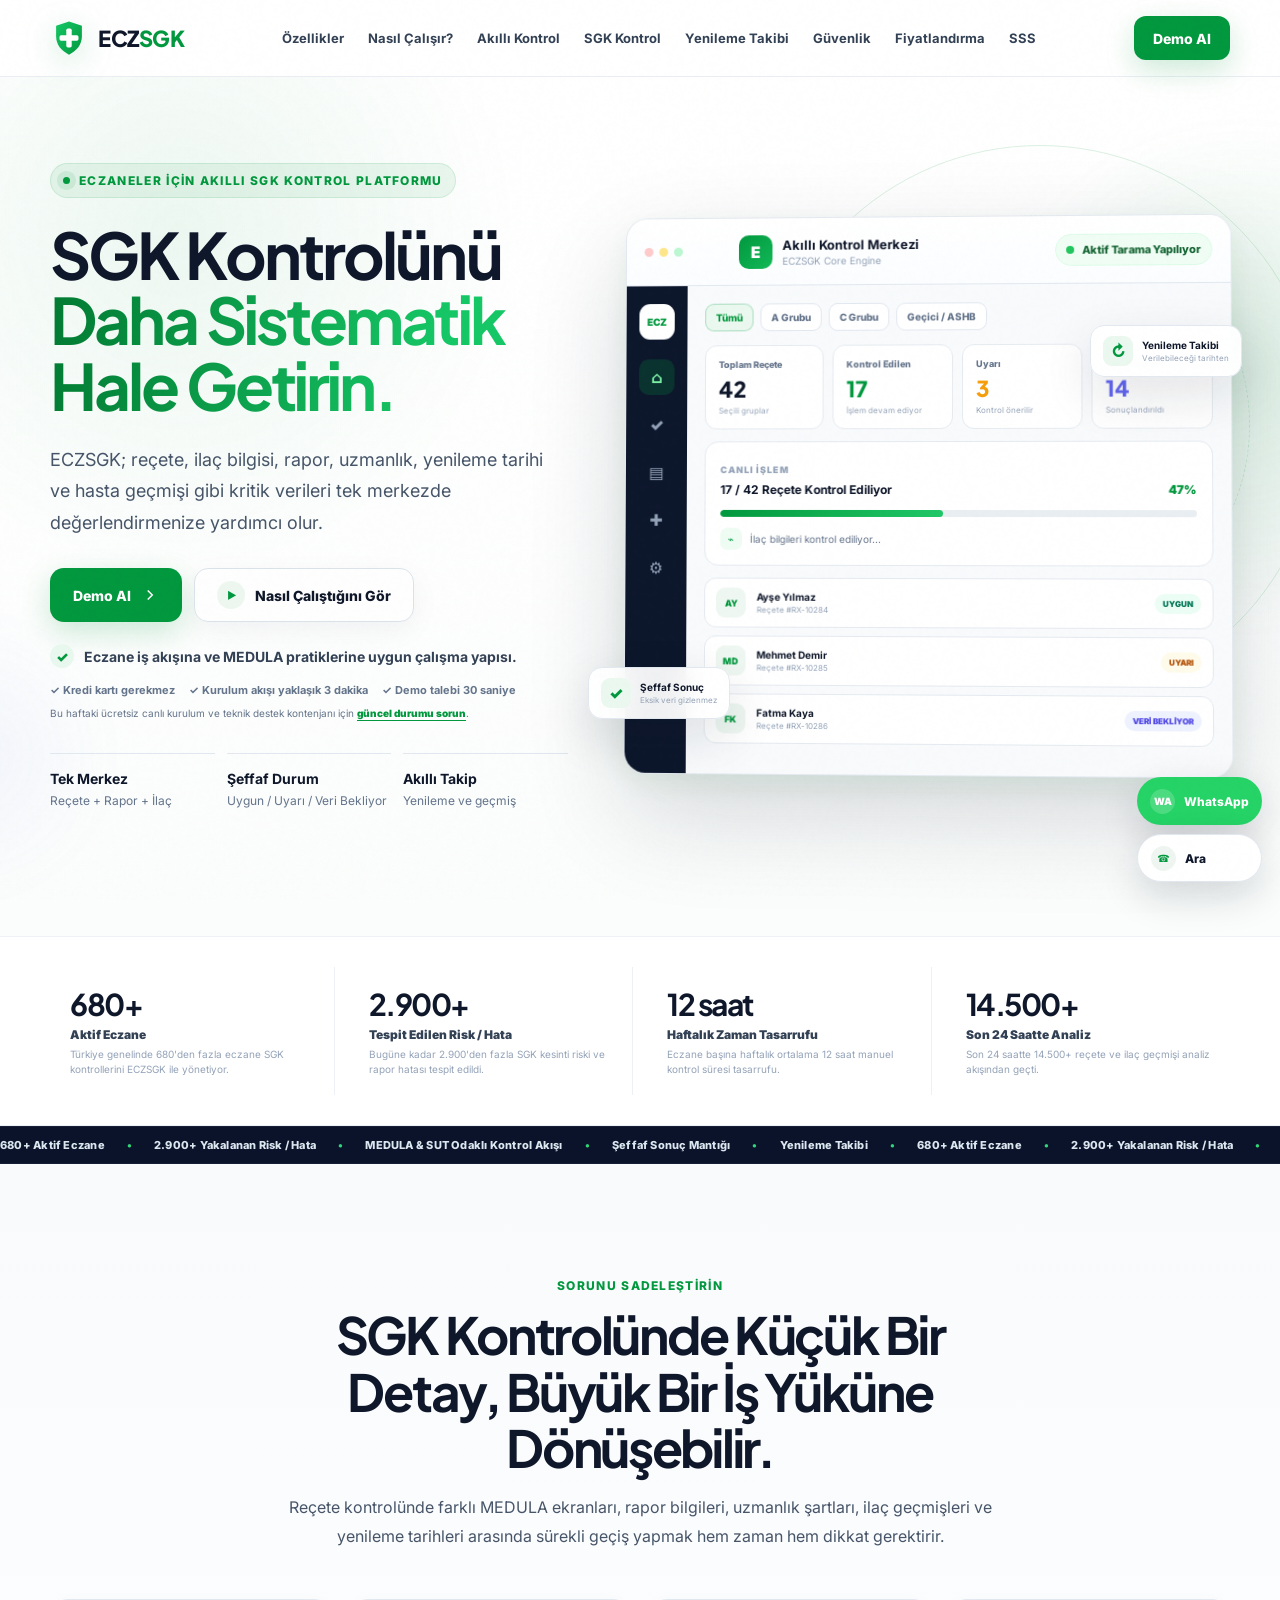
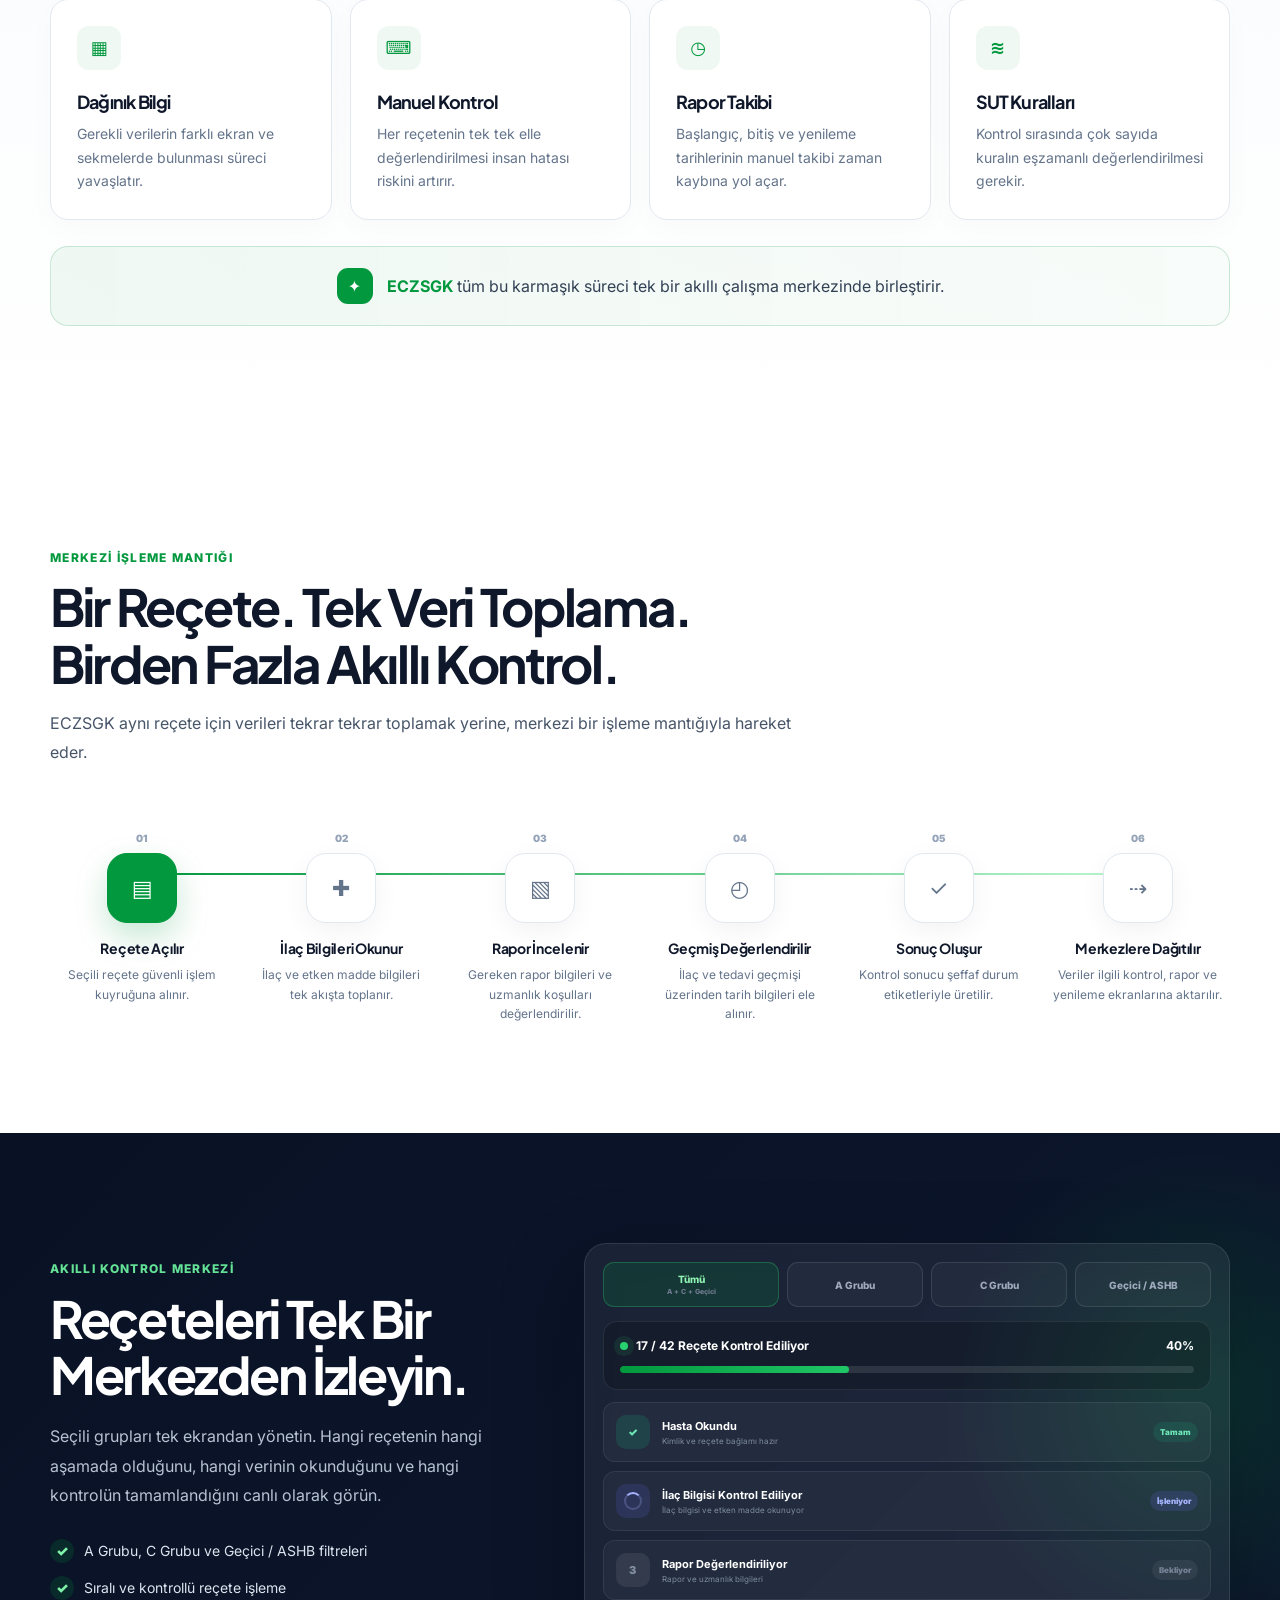
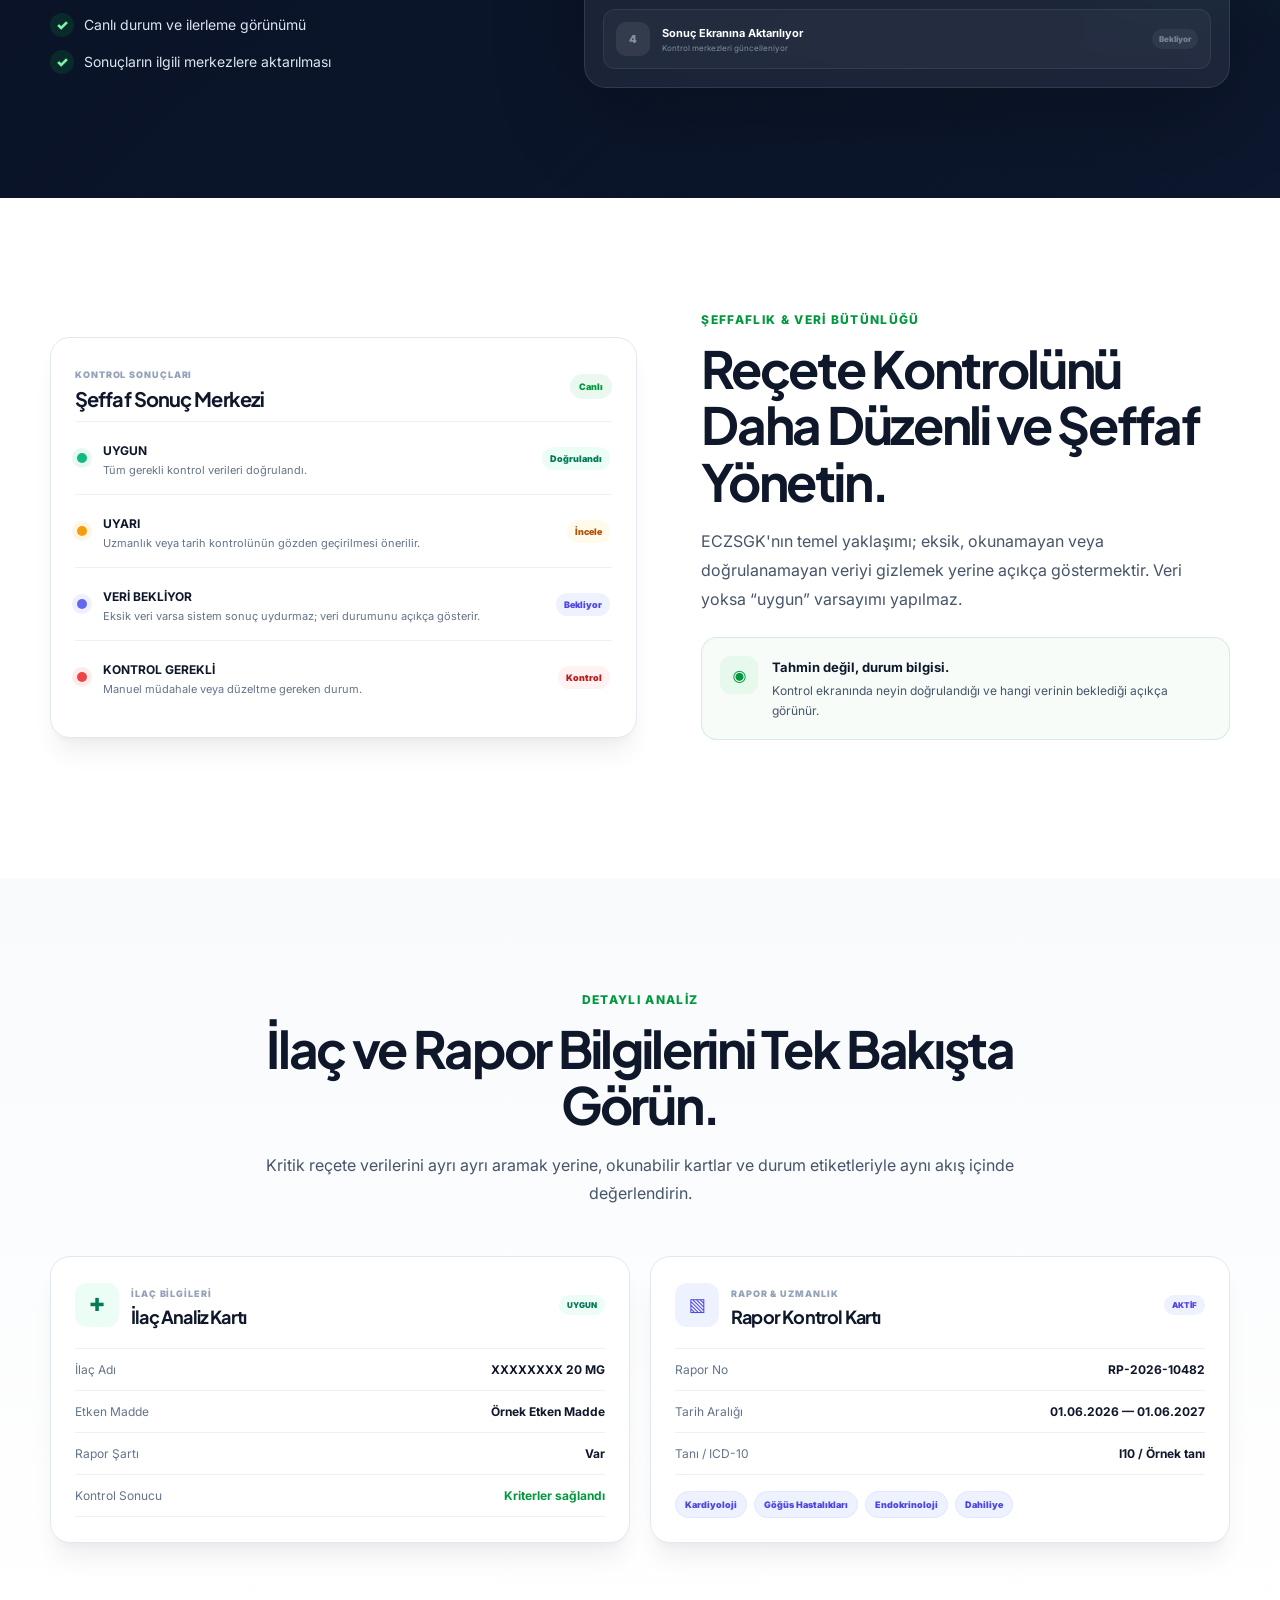
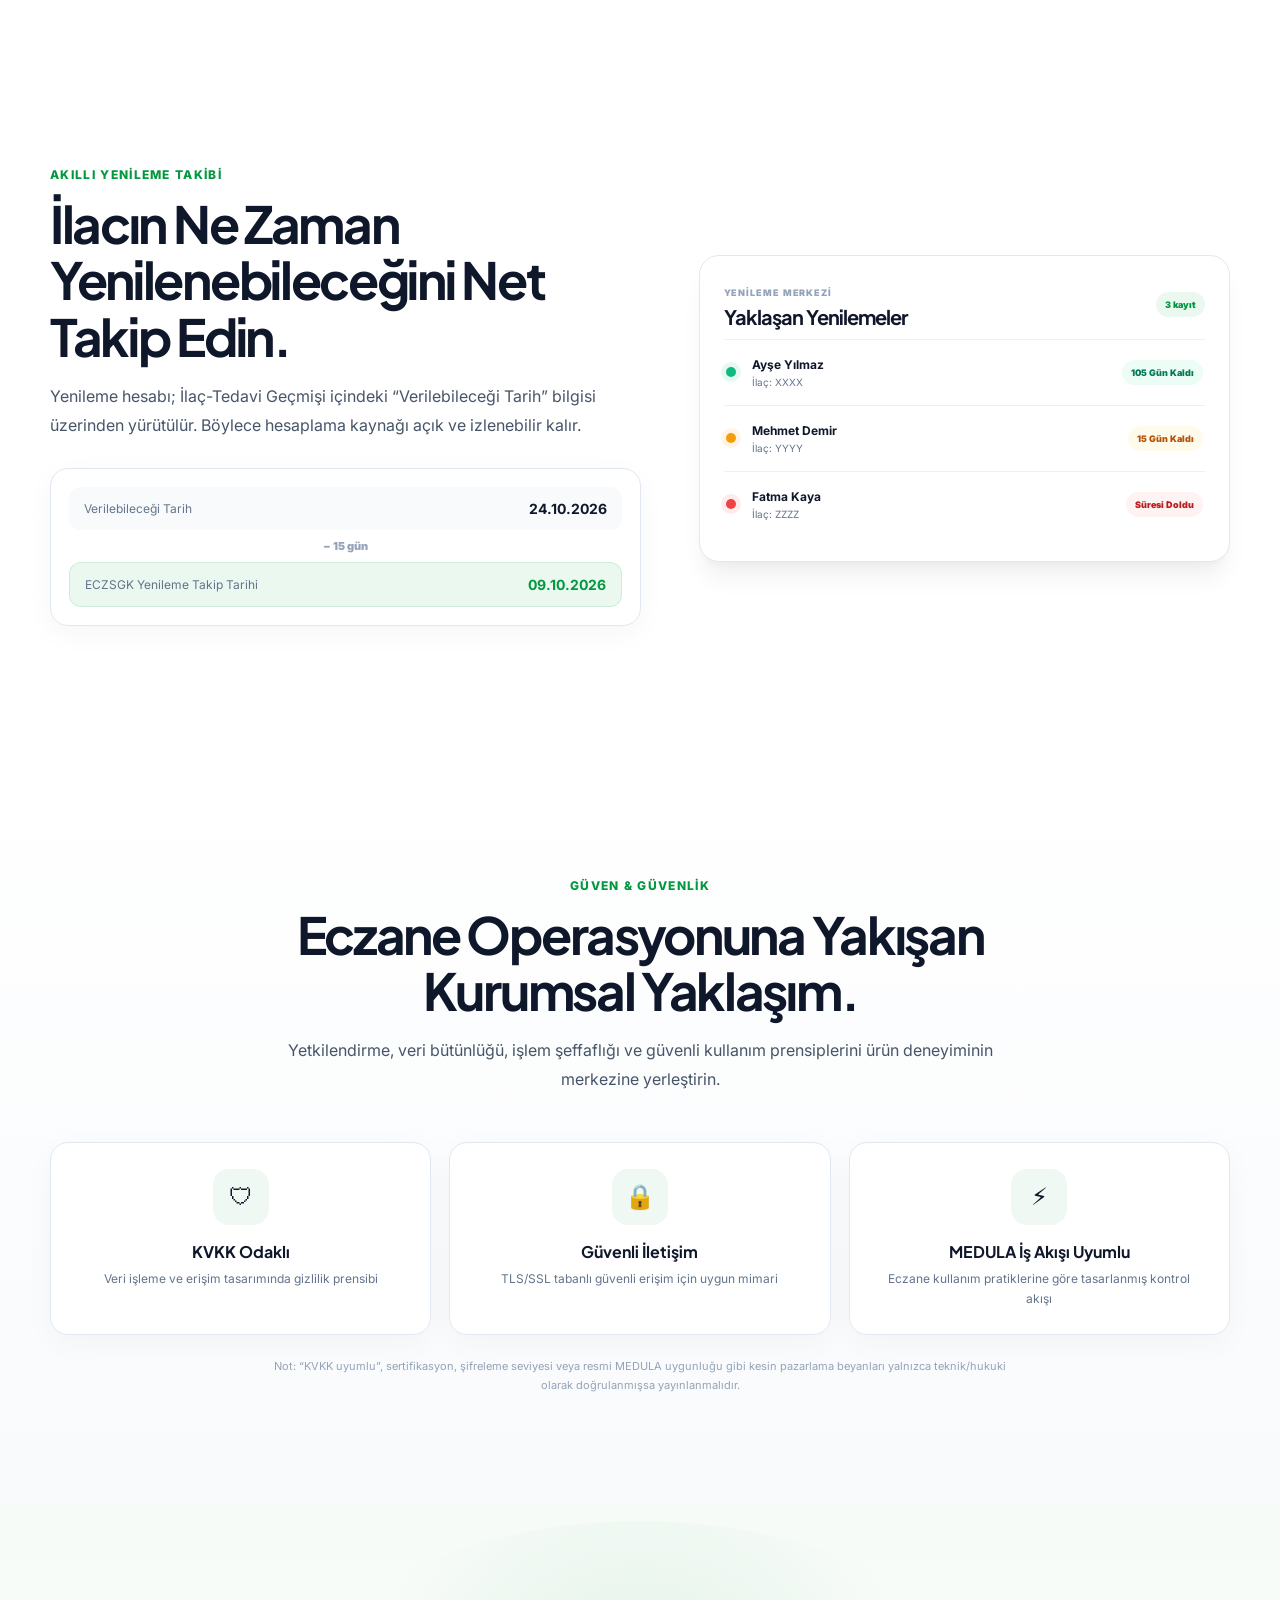
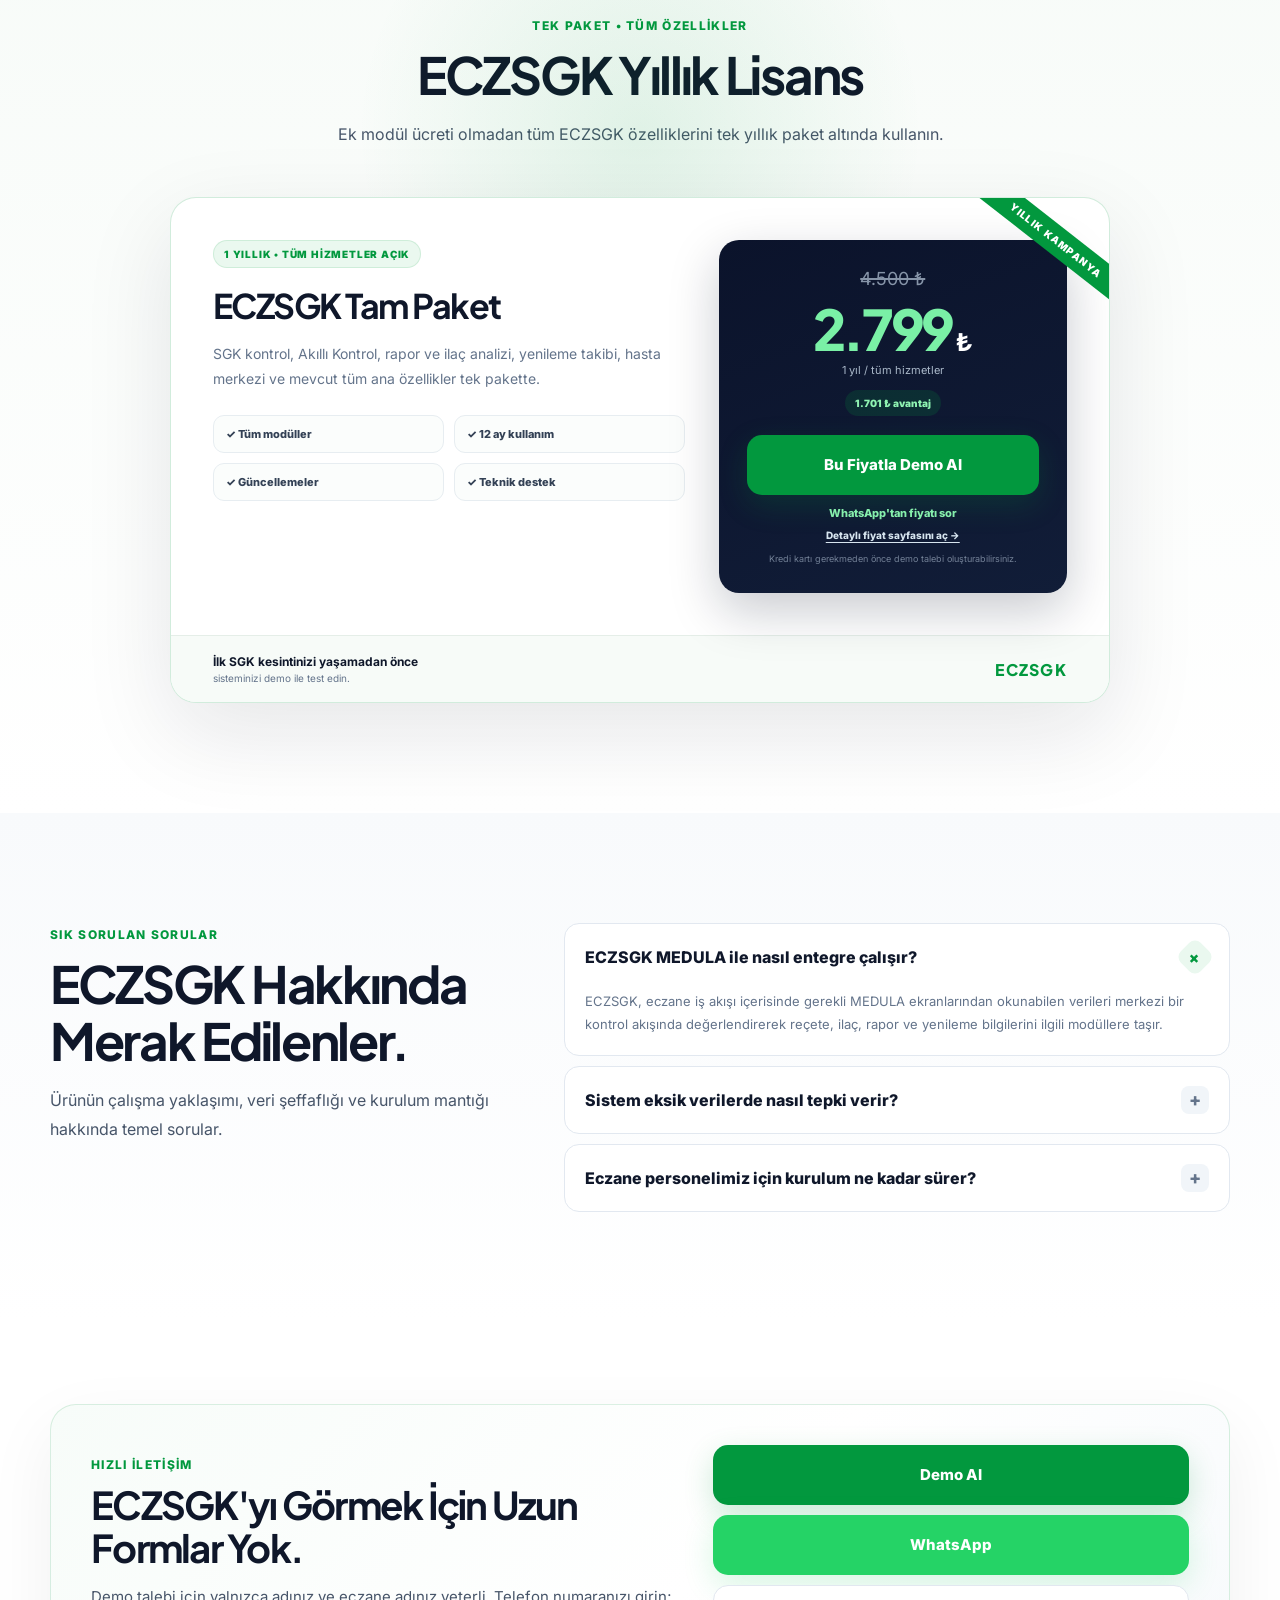
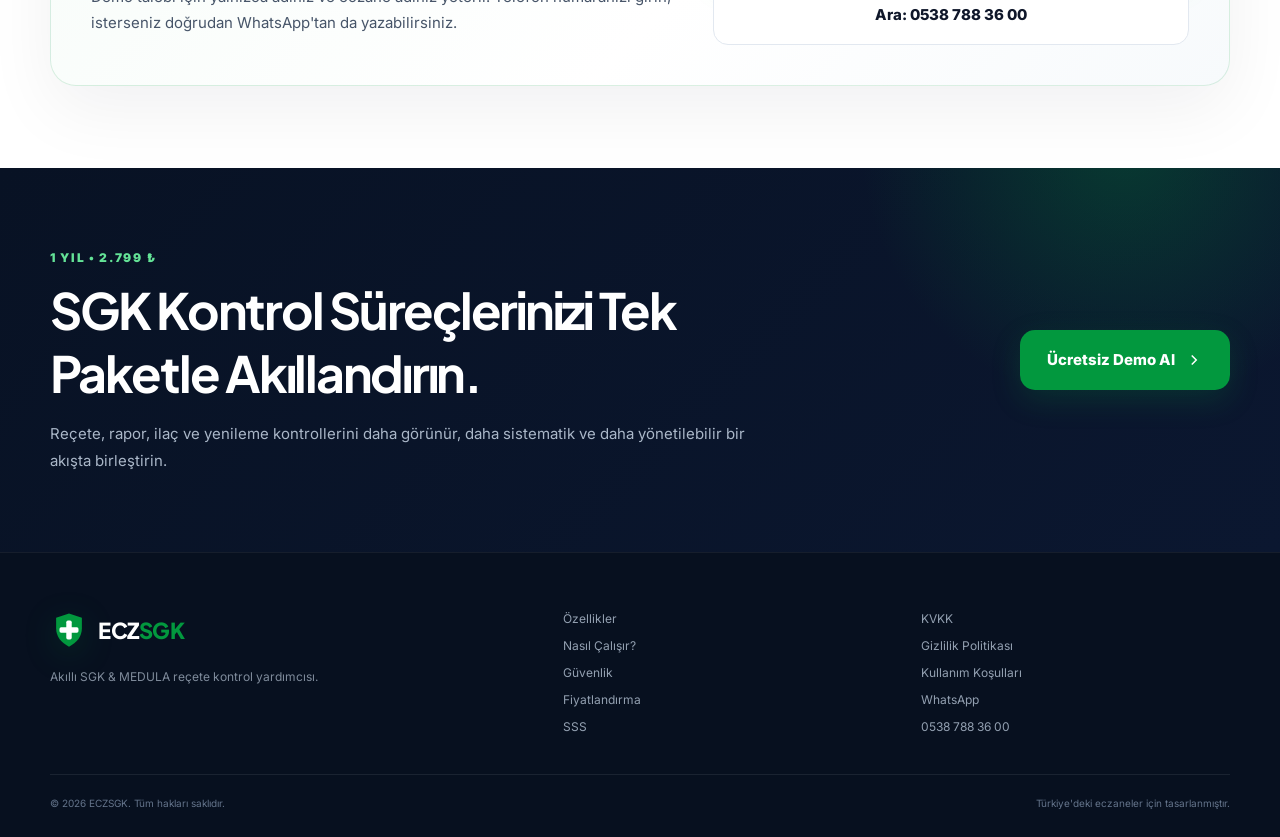
<file: index.html>
<!DOCTYPE html>
<html lang="tr">
<head>
  <meta charset="UTF-8" />
  <meta name="viewport" content="width=device-width, initial-scale=1.0" />
  <meta name="theme-color" content="#02983E" />
  <meta name="description" content="ECZSGK — Eczaneler için akıllı SGK ve MEDULA reçete kontrol yardımcısı." />
  <title>ECZSGK | Akıllı SGK & MEDULA Kontrol Platformu</title>

  <link rel="preconnect" href="https://fonts.googleapis.com">
  <link rel="preconnect" href="https://fonts.gstatic.com" crossorigin>
  <link href="https://fonts.googleapis.com/css2?family=Inter:wght@400;500;600;700;800&family=Plus+Jakarta+Sans:wght@500;600;700;800&display=swap" rel="stylesheet">

  <link rel="stylesheet" href="styles.css" />
</head>
<body>
  <div class="noise"></div>

  <header class="site-header" id="top">
    <div class="container nav-wrap">
      <a href="#top" class="brand" aria-label="ECZSGK Ana Sayfa">
        <span class="brand-mark" aria-hidden="true">
          <svg viewBox="0 0 56 56" role="img">
            <defs>
              <linearGradient id="g1" x1="0" y1="0" x2="1" y2="1">
                <stop offset="0%" stop-color="#16c766"/>
                <stop offset="100%" stop-color="#02983E"/>
              </linearGradient>
            </defs>
            <path d="M28 3.5 47 10v15.6c0 12.3-7.6 21.6-19 27-11.4-5.4-19-14.7-19-27V10L28 3.5Z" fill="url(#g1)"/>
            <rect x="24" y="14" width="8" height="28" rx="2.4" fill="#fff"/>
            <rect x="14" y="24" width="28" height="8" rx="2.4" fill="#fff"/>
          </svg>
        </span>
        <span class="brand-text">ECZ<span>SGK</span></span>
      </a>

      <nav class="desktop-nav" aria-label="Ana menü">
        <a href="#features">Özellikler</a>
        <a href="#workflow">Nasıl Çalışır?</a>
        <a href="#smart-control">Akıllı Kontrol</a>
        <a href="#sgk-control">SGK Kontrol</a>
        <a href="#renewal">Yenileme Takibi</a>
        <a href="#security">Güvenlik</a>
        <a href="#pricing">Fiyatlandırma</a>
        <a href="#faq">SSS</a>
      </nav>

      <div class="nav-actions">
        <button class="btn btn-primary desktop-only demo-trigger" type="button">Demo Al</button>
        <button class="menu-btn" id="menuBtn" aria-label="Menüyü aç" aria-expanded="false">
          <span></span><span></span><span></span>
        </button>
      </div>
    </div>

    <div class="mobile-nav" id="mobileNav">
      <a href="#features">Özellikler</a>
      <a href="#workflow">Nasıl Çalışır?</a>
      <a href="#smart-control">Akıllı Kontrol</a>
      <a href="#sgk-control">SGK Kontrol</a>
      <a href="#renewal">Yenileme Takibi</a>
      <a href="#security">Güvenlik</a>
      <a href="#pricing">Fiyatlandırma</a>
      <a href="#faq">SSS</a>
      <button class="btn btn-primary demo-trigger" type="button">Demo Al</button>
    </div>
  </header>

  <main>
    <section class="hero section">
      <div class="hero-glow hero-glow-one"></div>
      <div class="hero-glow hero-glow-two"></div>

      <div class="container hero-grid">
        <div class="hero-copy reveal">
          <div class="eyebrow">
            <span class="eyebrow-dot"></span>
            ECZANELER İÇİN AKILLI SGK KONTROL PLATFORMU
          </div>

          <h1>
            SGK Kontrolünü
            <span class="gradient-text">Daha Sistematik Hale Getirin.</span>
          </h1>

          <p class="hero-sub">
            ECZSGK; reçete, ilaç bilgisi, rapor, uzmanlık, yenileme tarihi ve hasta geçmişi gibi kritik verileri tek merkezde değerlendirmenize yardımcı olur.
          </p>

          <div class="hero-actions">
            <button type="button" class="btn btn-primary btn-lg demo-trigger">
              Demo Al
              <svg viewBox="0 0 24 24" aria-hidden="true"><path d="m9 18 6-6-6-6"/></svg>
            </button>
            <a href="#workflow" class="btn btn-glass btn-lg">
              <span class="play-icon">▶</span>
              Nasıl Çalıştığını Gör
            </a>
          </div>

          <div class="trust-line">
            <span class="trust-check">✓</span>
            Eczane iş akışına ve MEDULA pratiklerine uygun çalışma yapısı.
          </div>
          <div class="hero-micro-triggers">
            <span>✓ Kredi kartı gerekmez</span>
            <span>✓ Kurulum akışı yaklaşık 3 dakika</span>
            <span>✓ Demo talebi 30 saniye</span>
          </div>
          <div class="support-availability">Bu haftaki ücretsiz canlı kurulum ve teknik destek kontenjanı için <a href="https://wa.me/905387883600?text=Merhaba%2C%20bu%20haftaki%20ECZSGK%20canl%C4%B1%20kurulum%20kontenjan%C4%B1n%C4%B1%20%C3%B6%C4%9Frenmek%20istiyorum." target="_blank" rel="noopener">güncel durumu sorun</a>.</div>

          <div class="hero-mini-stats">
            <div>
              <strong>Tek Merkez</strong>
              <span>Reçete + Rapor + İlaç</span>
            </div>
            <div>
              <strong>Şeffaf Durum</strong>
              <span>Uygun / Uyarı / Veri Bekliyor</span>
            </div>
            <div>
              <strong>Akıllı Takip</strong>
              <span>Yenileme ve geçmiş</span>
            </div>
          </div>
        </div>

        <div class="hero-showcase reveal delay-1">
          <div class="showcase-orbit orbit-one"></div>
          <div class="showcase-orbit orbit-two"></div>

          <div class="app-window">
            <div class="app-topbar">
              <div class="window-controls">
                <span></span><span></span><span></span>
              </div>
              <div class="topbar-title">
                <div class="mini-logo">E</div>
                <div>
                  <strong>Akıllı Kontrol Merkezi</strong>
                  <small>ECZSGK Core Engine</small>
                </div>
              </div>
              <div class="live-status">
                <span class="pulse-dot"></span>
                Aktif Tarama Yapılıyor
              </div>
            </div>

            <div class="app-body">
              <aside class="app-sidebar">
                <div class="side-logo">ECZ</div>
                <button class="side-item active" aria-label="Ana panel">⌂</button>
                <button class="side-item" aria-label="Kontrol">✓</button>
                <button class="side-item" aria-label="Rapor">▤</button>
                <button class="side-item" aria-label="İlaç">✚</button>
                <button class="side-item" aria-label="Ayarlar">⚙</button>
              </aside>

              <div class="app-main">
                <div class="group-tabs">
                  <button class="tab active">Tümü</button>
                  <button class="tab">A Grubu</button>
                  <button class="tab">C Grubu</button>
                  <button class="tab">Geçici / ASHB</button>
                </div>

                <div class="metrics-grid">
                  <div class="metric-card">
                    <div class="metric-label">Toplam Reçete</div>
                    <div class="metric-value">42</div>
                    <div class="metric-foot">Seçili gruplar</div>
                  </div>
                  <div class="metric-card">
                    <div class="metric-label">Kontrol Edilen</div>
                    <div class="metric-value green">17</div>
                    <div class="metric-foot">İşlem devam ediyor</div>
                  </div>
                  <div class="metric-card">
                    <div class="metric-label">Uyarı</div>
                    <div class="metric-value amber">3</div>
                    <div class="metric-foot">Kontrol önerilir</div>
                  </div>
                  <div class="metric-card">
                    <div class="metric-label">Tamamlanan</div>
                    <div class="metric-value indigo">14</div>
                    <div class="metric-foot">Sonuçlandırıldı</div>
                  </div>
                </div>

                <div class="processing-card">
                  <div class="processing-head">
                    <div>
                      <span class="micro-label">CANLI İŞLEM</span>
                      <strong>17 / 42 Reçete Kontrol Ediliyor</strong>
                    </div>
                    <span class="percent" id="heroPercent">40%</span>
                  </div>
                  <div class="progress-shell">
                    <div class="progress-bar hero-progress" style="width:40%"></div>
                  </div>
                  <div class="status-feed">
                    <span class="scan-icon">⌁</span>
                    <span id="statusFeed">Hasta bilgileri okunuyor...</span>
                  </div>
                </div>

                <div class="mini-result-grid">
                  <div class="rx-card">
                    <div class="avatar">AY</div>
                    <div>
                      <strong>Ayşe Yılmaz</strong>
                      <small>Reçete #RX-10284</small>
                    </div>
                    <span class="status-pill success">UYGUN</span>
                  </div>
                  <div class="rx-card">
                    <div class="avatar">MD</div>
                    <div>
                      <strong>Mehmet Demir</strong>
                      <small>Reçete #RX-10285</small>
                    </div>
                    <span class="status-pill warning">UYARI</span>
                  </div>
                  <div class="rx-card">
                    <div class="avatar">FK</div>
                    <div>
                      <strong>Fatma Kaya</strong>
                      <small>Reçete #RX-10286</small>
                    </div>
                    <span class="status-pill waiting">VERİ BEKLİYOR</span>
                  </div>
                </div>
              </div>
            </div>
          </div>

          <div class="floating-badge floating-badge-one">
            <span>✓</span>
            <div><strong>Şeffaf Sonuç</strong><small>Eksik veri gizlenmez</small></div>
          </div>
          <div class="floating-badge floating-badge-two">
            <span>↻</span>
            <div><strong>Yenileme Takibi</strong><small>Verilebileceği tarihten</small></div>
          </div>
        </div>
      </div>
    </section>


    <section class="proof-strip" aria-label="ECZSGK kullanım göstergeleri">
      <div class="container proof-grid">
        <article class="proof-stat reveal">
          <strong><span class="counter" data-target="680">0</span>+</strong>
          <span>Aktif Eczane</span>
          <small>Türkiye genelinde 680'den fazla eczane SGK kontrollerini ECZSGK ile yönetiyor.</small>
        </article>
        <article class="proof-stat reveal delay-1">
          <strong><span class="counter" data-target="2900">0</span>+</strong>
          <span>Tespit Edilen Risk / Hata</span>
          <small>Bugüne kadar 2.900'den fazla SGK kesinti riski ve rapor hatası tespit edildi.</small>
        </article>
        <article class="proof-stat reveal delay-2">
          <strong><span class="counter" data-target="12">0</span> saat</strong>
          <span>Haftalık Zaman Tasarrufu</span>
          <small>Eczane başına haftalık ortalama 12 saat manuel kontrol süresi tasarrufu.</small>
        </article>
        <article class="proof-stat reveal delay-3">
          <strong><span class="counter" data-target="14500">0</span>+</strong>
          <span>Son 24 Saatte Analiz</span>
          <small>Son 24 saatte 14.500+ reçete ve ilaç geçmişi analiz akışından geçti.</small>
        </article>
      </div>
    </section>

    <div class="trust-ticker" aria-label="ECZSGK güven göstergeleri">
      <div class="ticker-track">
        <span>680+ Aktif Eczane</span><i>•</i>
        <span>2.900+ Yakalanan Risk / Hata</span><i>•</i>
        <span>MEDULA &amp; SUT Odaklı Kontrol Akışı</span><i>•</i>
        <span>Şeffaf Sonuç Mantığı</span><i>•</i>
        <span>Yenileme Takibi</span><i>•</i>
        <span>680+ Aktif Eczane</span><i>•</i>
        <span>2.900+ Yakalanan Risk / Hata</span><i>•</i>
        <span>MEDULA &amp; SUT Odaklı Kontrol Akışı</span><i>•</i>
        <span>Şeffaf Sonuç Mantığı</span><i>•</i>
        <span>Yenileme Takibi</span><i>•</i>
      </div>
    </div>

    <section class="section section-soft" id="features">
      <div class="container">
        <div class="section-heading centered reveal">
          <span class="section-kicker">SORUNU SADELEŞTİRİN</span>
          <h2>SGK Kontrolünde Küçük Bir Detay, Büyük Bir İş Yüküne Dönüşebilir.</h2>
          <p>Reçete kontrolünde farklı MEDULA ekranları, rapor bilgileri, uzmanlık şartları, ilaç geçmişleri ve yenileme tarihleri arasında sürekli geçiş yapmak hem zaman hem dikkat gerektirir.</p>
        </div>

        <div class="pain-grid">
          <article class="pain-card reveal">
            <div class="icon-box">▦</div>
            <h3>Dağınık Bilgi</h3>
            <p>Gerekli verilerin farklı ekran ve sekmelerde bulunması süreci yavaşlatır.</p>
          </article>
          <article class="pain-card reveal delay-1">
            <div class="icon-box">⌨</div>
            <h3>Manuel Kontrol</h3>
            <p>Her reçetenin tek tek elle değerlendirilmesi insan hatası riskini artırır.</p>
          </article>
          <article class="pain-card reveal delay-2">
            <div class="icon-box">◷</div>
            <h3>Rapor Takibi</h3>
            <p>Başlangıç, bitiş ve yenileme tarihlerinin manuel takibi zaman kaybına yol açar.</p>
          </article>
          <article class="pain-card reveal delay-3">
            <div class="icon-box">≋</div>
            <h3>SUT Kuralları</h3>
            <p>Kontrol sırasında çok sayıda kuralın eşzamanlı değerlendirilmesi gerekir.</p>
          </article>
        </div>

        <div class="bridge-banner reveal">
          <div class="bridge-icon">✦</div>
          <p><strong>ECZSGK</strong> tüm bu karmaşık süreci tek bir akıllı çalışma merkezinde birleştirir.</p>
        </div>
      </div>
    </section>

    <section class="section" id="workflow">
      <div class="container">
        <div class="section-heading reveal">
          <span class="section-kicker">MERKEZİ İŞLEME MANTIĞI</span>
          <h2>Bir Reçete. Tek Veri Toplama. Birden Fazla Akıllı Kontrol.</h2>
          <p>ECZSGK aynı reçete için verileri tekrar tekrar toplamak yerine, merkezi bir işleme mantığıyla hareket eder.</p>
        </div>

        <div class="workflow-shell reveal">
          <div class="workflow-line"></div>
          <div class="workflow-step active">
            <span class="step-number">01</span>
            <div class="step-icon">▤</div>
            <h3>Reçete Açılır</h3>
            <p>Seçili reçete güvenli işlem kuyruğuna alınır.</p>
          </div>
          <div class="workflow-step">
            <span class="step-number">02</span>
            <div class="step-icon">✚</div>
            <h3>İlaç Bilgileri Okunur</h3>
            <p>İlaç ve etken madde bilgileri tek akışta toplanır.</p>
          </div>
          <div class="workflow-step">
            <span class="step-number">03</span>
            <div class="step-icon">▧</div>
            <h3>Rapor İncelenir</h3>
            <p>Gereken rapor bilgileri ve uzmanlık koşulları değerlendirilir.</p>
          </div>
          <div class="workflow-step">
            <span class="step-number">04</span>
            <div class="step-icon">◴</div>
            <h3>Geçmiş Değerlendirilir</h3>
            <p>İlaç ve tedavi geçmişi üzerinden tarih bilgileri ele alınır.</p>
          </div>
          <div class="workflow-step">
            <span class="step-number">05</span>
            <div class="step-icon">✓</div>
            <h3>Sonuç Oluşur</h3>
            <p>Kontrol sonucu şeffaf durum etiketleriyle üretilir.</p>
          </div>
          <div class="workflow-step">
            <span class="step-number">06</span>
            <div class="step-icon">⇢</div>
            <h3>Merkezlere Dağıtılır</h3>
            <p>Veriler ilgili kontrol, rapor ve yenileme ekranlarına aktarılır.</p>
          </div>
        </div>
      </div>
    </section>

    <section class="section dark-section" id="smart-control">
      <div class="dark-glow"></div>
      <div class="container module-grid">
        <div class="module-copy reveal">
          <span class="section-kicker kicker-light">AKILLI KONTROL MERKEZİ</span>
          <h2>Reçeteleri Tek Bir Merkezden İzleyin.</h2>
          <p>Seçili grupları tek ekrandan yönetin. Hangi reçetenin hangi aşamada olduğunu, hangi verinin okunduğunu ve hangi kontrolün tamamlandığını canlı olarak görün.</p>

          <div class="check-list">
            <div><span>✓</span> A Grubu, C Grubu ve Geçici / ASHB filtreleri</div>
            <div><span>✓</span> Sıralı ve kontrollü reçete işleme</div>
            <div><span>✓</span> Canlı durum ve ilerleme görünümü</div>
            <div><span>✓</span> Sonuçların ilgili merkezlere aktarılması</div>
          </div>
        </div>

        <div class="control-panel reveal delay-1">
          <div class="control-tabs">
            <button class="active">Tümü <small>A + C + Geçici</small></button>
            <button>A Grubu</button>
            <button>C Grubu</button>
            <button>Geçici / ASHB</button>
          </div>

          <div class="control-progress">
            <div class="control-progress-head">
              <div>
                <span class="green-dot"></span>
                <strong>17 / 42 Reçete Kontrol Ediliyor</strong>
              </div>
              <strong>40%</strong>
            </div>
            <div class="progress-shell dark-shell">
              <div class="progress-bar control-bar" style="width:40%"></div>
            </div>
          </div>

          <div class="step-status-list">
            <div class="step-status done">
              <span class="status-icon">✓</span>
              <div><strong>Hasta Okundu</strong><small>Kimlik ve reçete bağlamı hazır</small></div>
              <span class="mini-ok">Tamam</span>
            </div>
            <div class="step-status working">
              <span class="status-icon loader"></span>
              <div><strong>İlaç Bilgisi Kontrol Ediliyor</strong><small>İlaç bilgisi ve etken madde okunuyor</small></div>
              <span class="mini-working">İşleniyor</span>
            </div>
            <div class="step-status">
              <span class="status-icon">3</span>
              <div><strong>Rapor Değerlendiriliyor</strong><small>Rapor ve uzmanlık bilgileri</small></div>
              <span class="mini-pending">Bekliyor</span>
            </div>
            <div class="step-status">
              <span class="status-icon">4</span>
              <div><strong>Sonuç Ekranına Aktarılıyor</strong><small>Kontrol merkezleri güncelleniyor</small></div>
              <span class="mini-pending">Bekliyor</span>
            </div>
          </div>
        </div>
      </div>
    </section>

    <section class="section" id="sgk-control">
      <div class="container transparency-grid">
        <div class="transparency-board reveal">
          <div class="board-head">
            <div>
              <span class="micro-label">KONTROL SONUÇLARI</span>
              <h3>Şeffaf Sonuç Merkezi</h3>
            </div>
            <span class="board-badge">Canlı</span>
          </div>

          <div class="result-row">
            <div class="result-dot success"></div>
            <div>
              <strong>UYGUN</strong>
              <p>Tüm gerekli kontrol verileri doğrulandı.</p>
            </div>
            <span class="result-tag success">Doğrulandı</span>
          </div>
          <div class="result-row">
            <div class="result-dot warning"></div>
            <div>
              <strong>UYARI</strong>
              <p>Uzmanlık veya tarih kontrolünün gözden geçirilmesi önerilir.</p>
            </div>
            <span class="result-tag warning">İncele</span>
          </div>
          <div class="result-row">
            <div class="result-dot waiting"></div>
            <div>
              <strong>VERİ BEKLİYOR</strong>
              <p>Eksik veri varsa sistem sonuç uydurmaz; veri durumunu açıkça gösterir.</p>
            </div>
            <span class="result-tag waiting">Bekliyor</span>
          </div>
          <div class="result-row">
            <div class="result-dot danger"></div>
            <div>
              <strong>KONTROL GEREKLİ</strong>
              <p>Manuel müdahale veya düzeltme gereken durum.</p>
            </div>
            <span class="result-tag danger">Kontrol</span>
          </div>
        </div>

        <div class="section-heading left reveal delay-1">
          <span class="section-kicker">ŞEFFAFLIK & VERİ BÜTÜNLÜĞÜ</span>
          <h2>Reçete Kontrolünü Daha Düzenli ve Şeffaf Yönetin.</h2>
          <p>ECZSGK'nın temel yaklaşımı; eksik, okunamayan veya doğrulanamayan veriyi gizlemek yerine açıkça göstermektir. Veri yoksa “uygun” varsayımı yapılmaz.</p>

          <div class="principle-card">
            <span class="principle-icon">◉</span>
            <div>
              <strong>Tahmin değil, durum bilgisi.</strong>
              <p>Kontrol ekranında neyin doğrulandığı ve hangi verinin beklediği açıkça görünür.</p>
            </div>
          </div>
        </div>
      </div>
    </section>

    <section class="section section-soft">
      <div class="container">
        <div class="section-heading centered reveal">
          <span class="section-kicker">DETAYLI ANALİZ</span>
          <h2>İlaç ve Rapor Bilgilerini Tek Bakışta Görün.</h2>
          <p>Kritik reçete verilerini ayrı ayrı aramak yerine, okunabilir kartlar ve durum etiketleriyle aynı akış içinde değerlendirin.</p>
        </div>

        <div class="analysis-grid">
          <div class="analysis-card reveal">
            <div class="analysis-head">
              <div class="icon-box green">✚</div>
              <div>
                <span class="micro-label">İLAÇ BİLGİLERİ</span>
                <h3>İlaç Analiz Kartı</h3>
              </div>
              <span class="status-pill success">UYGUN</span>
            </div>

            <div class="detail-table">
              <div><span>İlaç Adı</span><strong>XXXXXXXX 20 MG</strong></div>
              <div><span>Etken Madde</span><strong>Örnek Etken Madde</strong></div>
              <div><span>Rapor Şartı</span><strong>Var</strong></div>
              <div><span>Kontrol Sonucu</span><strong class="text-green">Kriterler sağlandı</strong></div>
            </div>
          </div>

          <div class="analysis-card reveal delay-1">
            <div class="analysis-head">
              <div class="icon-box indigo">▧</div>
              <div>
                <span class="micro-label">RAPOR & UZMANLIK</span>
                <h3>Rapor Kontrol Kartı</h3>
              </div>
              <span class="status-pill waiting">AKTİF</span>
            </div>

            <div class="detail-table">
              <div><span>Rapor No</span><strong>RP-2026-10482</strong></div>
              <div><span>Tarih Aralığı</span><strong>01.06.2026 — 01.06.2027</strong></div>
              <div><span>Tanı / ICD-10</span><strong>I10 / Örnek tanı</strong></div>
            </div>

            <div class="speciality-wrap">
              <span>Kardiyoloji</span>
              <span>Göğüs Hastalıkları</span>
              <span>Endokrinoloji</span>
              <span>Dahiliye</span>
            </div>
          </div>
        </div>
      </div>
    </section>

    <section class="section" id="renewal">
      <div class="container renewal-grid">
        <div class="section-heading left reveal">
          <span class="section-kicker">AKILLI YENİLEME TAKİBİ</span>
          <h2>İlacın Ne Zaman Yenilenebileceğini Net Takip Edin.</h2>
          <p>Yenileme hesabı; İlaç-Tedavi Geçmişi içindeki “Verilebileceği Tarih” bilgisi üzerinden yürütülür. Böylece hesaplama kaynağı açık ve izlenebilir kalır.</p>

          <div class="logic-note">
            <div class="logic-formula">
              <span>Verilebileceği Tarih</span>
              <strong>24.10.2026</strong>
            </div>
            <div class="formula-arrow">− 15 gün</div>
            <div class="logic-formula accent">
              <span>ECZSGK Yenileme Takip Tarihi</span>
              <strong>09.10.2026</strong>
            </div>
          </div>
        </div>

        <div class="timeline-card reveal delay-1">
          <div class="timeline-head">
            <div>
              <span class="micro-label">YENİLEME MERKEZİ</span>
              <h3>Yaklaşan Yenilemeler</h3>
            </div>
            <span class="board-badge">3 kayıt</span>
          </div>

          <div class="timeline-row">
            <div class="timeline-dot success"></div>
            <div class="timeline-person">
              <strong>Ayşe Yılmaz</strong>
              <span>İlaç: XXXX</span>
            </div>
            <div class="timeline-status success">105 Gün Kaldı</div>
          </div>

          <div class="timeline-row">
            <div class="timeline-dot warning"></div>
            <div class="timeline-person">
              <strong>Mehmet Demir</strong>
              <span>İlaç: YYYY</span>
            </div>
            <div class="timeline-status warning">15 Gün Kaldı</div>
          </div>

          <div class="timeline-row">
            <div class="timeline-dot danger"></div>
            <div class="timeline-person">
              <strong>Fatma Kaya</strong>
              <span>İlaç: ZZZZ</span>
            </div>
            <div class="timeline-status danger">Süresi Doldu</div>
          </div>
        </div>
      </div>
    </section>

    <section class="section trust-section" id="security">
      <div class="container">
        <div class="section-heading centered reveal">
          <span class="section-kicker">GÜVEN & GÜVENLİK</span>
          <h2>Eczane Operasyonuna Yakışan Kurumsal Yaklaşım.</h2>
          <p>Yetkilendirme, veri bütünlüğü, işlem şeffaflığı ve güvenli kullanım prensiplerini ürün deneyiminin merkezine yerleştirin.</p>
        </div>

        <div class="trust-badges">
          <div class="trust-badge-card reveal">
            <div class="trust-badge-icon">🛡</div>
            <strong>KVKK Odaklı</strong>
            <span>Veri işleme ve erişim tasarımında gizlilik prensibi</span>
          </div>
          <div class="trust-badge-card reveal delay-1">
            <div class="trust-badge-icon">🔒</div>
            <strong>Güvenli İletişim</strong>
            <span>TLS/SSL tabanlı güvenli erişim için uygun mimari</span>
          </div>
          <div class="trust-badge-card reveal delay-2">
            <div class="trust-badge-icon">⚡</div>
            <strong>MEDULA İş Akışı Uyumlu</strong>
            <span>Eczane kullanım pratiklerine göre tasarlanmış kontrol akışı</span>
          </div>
        </div>

        <p class="legal-note reveal">
          Not: “KVKK uyumlu”, sertifikasyon, şifreleme seviyesi veya resmi MEDULA uygunluğu gibi kesin pazarlama beyanları yalnızca teknik/hukuki olarak doğrulanmışsa yayınlanmalıdır.
        </p>
      </div>
    </section>


    <section class="section pricing-section" id="pricing">
      <div class="pricing-glow"></div>
      <div class="container">
        <div class="section-heading centered reveal">
          <span class="section-kicker">TEK PAKET • TÜM ÖZELLİKLER</span>
          <h2>ECZSGK Yıllık Lisans</h2>
          <p>Ek modül ücreti olmadan tüm ECZSGK özelliklerini tek yıllık paket altında kullanın.</p>
        </div>

        <div class="pricing-card reveal">
          <div class="pricing-ribbon">YILLIK KAMPANYA</div>
          <div class="pricing-main">
            <div class="pricing-copy">
              <span class="pricing-label">1 YILLIK • TÜM HİZMETLER AÇIK</span>
              <h3>ECZSGK Tam Paket</h3>
              <p>SGK kontrol, Akıllı Kontrol, rapor ve ilaç analizi, yenileme takibi, hasta merkezi ve mevcut tüm ana özellikler tek pakette.</p>
              <div class="pricing-badges">
                <span>✓ Tüm modüller</span>
                <span>✓ 12 ay kullanım</span>
                <span>✓ Güncellemeler</span>
                <span>✓ Teknik destek</span>
              </div>
            </div>

            <div class="price-box">
              <div class="old-price">4.500 ₺</div>
              <div class="new-price"><span>2.799</span> ₺</div>
              <div class="price-period">1 yıl / tüm hizmetler</div>
              <div class="saving-badge">1.701 ₺ avantaj</div>
              <button class="btn btn-primary btn-xl demo-trigger" type="button">Bu Fiyatla Demo Al</button>
              <a class="price-whatsapp" href="https://wa.me/905387883600?text=Merhaba%2C%20ECZSGK%202.799%20TL%20y%C4%B1ll%C4%B1k%20paket%20hakk%C4%B1nda%20bilgi%20almak%20istiyorum." target="_blank" rel="noopener">WhatsApp'tan fiyatı sor</a>
              <a class="price-detail-link" href="fiyatlar.html">Detaylı fiyat sayfasını aç →</a>
              <small>Kredi kartı gerekmeden önce demo talebi oluşturabilirsiniz.</small>
            </div>
          </div>

          <div class="pricing-urgency">
            <div><strong>İlk SGK kesintinizi yaşamadan önce</strong><span>sisteminizi demo ile test edin.</span></div>
            <div class="pricing-urgency-mark">ECZSGK</div>
          </div>
        </div>
      </div>
    </section>

    <section class="section section-soft" id="faq">
      <div class="container faq-grid">
        <div class="section-heading left reveal">
          <span class="section-kicker">SIK SORULAN SORULAR</span>
          <h2>ECZSGK Hakkında Merak Edilenler.</h2>
          <p>Ürünün çalışma yaklaşımı, veri şeffaflığı ve kurulum mantığı hakkında temel sorular.</p>
        </div>

        <div class="faq-list reveal delay-1">
          <div class="faq-item active">
            <button class="faq-question">
              <span>ECZSGK MEDULA ile nasıl entegre çalışır?</span>
              <span class="faq-plus">+</span>
            </button>
            <div class="faq-answer">
              <p>ECZSGK, eczane iş akışı içerisinde gerekli MEDULA ekranlarından okunabilen verileri merkezi bir kontrol akışında değerlendirerek reçete, ilaç, rapor ve yenileme bilgilerini ilgili modüllere taşır.</p>
            </div>
          </div>

          <div class="faq-item">
            <button class="faq-question">
              <span>Sistem eksik verilerde nasıl tepki verir?</span>
              <span class="faq-plus">+</span>
            </button>
            <div class="faq-answer">
              <p>Eksik veya okunamayan bir veri varsa sistem bunu “Veri Bekliyor” gibi açık bir durumla gösterir. Eksik veri üzerinden “uygun” sonucu varsaymama prensibi öne çıkar.</p>
            </div>
          </div>

          <div class="faq-item">
            <button class="faq-question">
              <span>Eczane personelimiz için kurulum ne kadar sürer?</span>
              <span class="faq-plus">+</span>
            </button>
            <div class="faq-answer">
              <p>Kurulum süresi kullanılan altyapı, cihaz yapısı ve gerekli yetkilendirmelere göre değişir. Kurulum akışı, mümkün olduğunca yönlendirmeli ve adım adım ilerleyecek şekilde tasarlanabilir.</p>
            </div>
          </div>
        </div>
      </div>
    </section>


    <section class="section contact-choice-section" id="contact">
      <div class="container">
        <div class="contact-choice reveal">
          <div class="contact-choice-copy">
            <span class="section-kicker">HIZLI İLETİŞİM</span>
            <h2>ECZSGK'yı Görmek İçin Uzun Formlar Yok.</h2>
            <p>Demo talebi için yalnızca adınız ve eczane adınız yeterli. Telefon numaranızı girin; isterseniz doğrudan WhatsApp'tan da yazabilirsiniz.</p>
          </div>
          <div class="contact-choice-actions">
            <button type="button" class="btn btn-primary btn-xl demo-trigger">Demo Al</button>
            <a class="btn btn-whatsapp btn-xl" href="https://wa.me/905387883600?text=Merhaba%2C%20ECZSGK%20hakk%C4%B1nda%20bilgi%20almak%20istiyorum." target="_blank" rel="noopener">
              WhatsApp
            </a>
            <a class="btn btn-call btn-xl" href="tel:+905387883600">
              Ara: 0538 788 36 00
            </a>
          </div>
        </div>
      </div>
    </section>

    <section class="final-cta-section" id="final-cta">
      <div class="final-glow"></div>
      <div class="container final-cta reveal">
        <div>
          <span class="final-kicker">1 YIL • 2.799 ₺</span>
          <h2>SGK Kontrol Süreçlerinizi Tek Paketle Akıllandırın.</h2>
          <p>Reçete, rapor, ilaç ve yenileme kontrollerini daha görünür, daha sistematik ve daha yönetilebilir bir akışta birleştirin.</p>
        </div>
        <button type="button" class="btn btn-primary btn-xl demo-trigger">
          Ücretsiz Demo Al
          <svg viewBox="0 0 24 24" aria-hidden="true"><path d="m9 18 6-6-6-6"/></svg>
        </button>
      </div>
    </section>
  </main>

  <footer class="footer">
    <div class="container footer-grid">
      <div>
        <a href="#top" class="brand footer-brand">
          <span class="brand-mark">
            <svg viewBox="0 0 56 56" aria-hidden="true">
              <path d="M28 3.5 47 10v15.6c0 12.3-7.6 21.6-19 27-11.4-5.4-19-14.7-19-27V10L28 3.5Z" fill="#02983E"/>
              <rect x="24" y="14" width="8" height="28" rx="2.4" fill="#fff"/>
              <rect x="14" y="24" width="28" height="8" rx="2.4" fill="#fff"/>
            </svg>
          </span>
          <span class="brand-text">ECZ<span>SGK</span></span>
        </a>
        <p>Akıllı SGK & MEDULA reçete kontrol yardımcısı.</p>
      </div>

      <div class="footer-links">
        <a href="#features">Özellikler</a>
        <a href="#workflow">Nasıl Çalışır?</a>
        <a href="#security">Güvenlik</a>
        <a href="#pricing">Fiyatlandırma</a>
        <a href="#faq">SSS</a>
      </div>

      <div class="footer-links">
        <a href="#">KVKK</a>
        <a href="#">Gizlilik Politikası</a>
        <a href="#">Kullanım Koşulları</a>
        <a href="https://wa.me/905387883600" target="_blank" rel="noopener">WhatsApp</a>
        <a href="tel:+905387883600">0538 788 36 00</a>
      </div>
    </div>

    <div class="container footer-bottom">
      <span>© 2026 ECZSGK. Tüm hakları saklıdır.</span>
      <span>Türkiye'deki eczaneler için tasarlanmıştır.</span>
    </div>
  </footer>


  <div class="floating-contact" aria-label="Hızlı iletişim">
    <a class="float-action float-whatsapp" href="https://wa.me/905387883600?text=Merhaba%2C%20ECZSGK%20hakk%C4%B1nda%20bilgi%20almak%20istiyorum." target="_blank" rel="noopener" aria-label="WhatsApp ile iletişim">
      <span class="float-icon">WA</span>
      <span class="float-label">WhatsApp</span>
    </a>
    <a class="float-action float-call" href="tel:+905387883600" aria-label="Telefon ile ara">
      <span class="float-icon">☎</span>
      <span class="float-label">Ara</span>
    </a>
  </div>

  <div class="demo-modal" id="demoModal" aria-hidden="true">
    <div class="demo-backdrop" data-close-demo></div>
    <div class="demo-dialog" role="dialog" aria-modal="true" aria-labelledby="demoTitle">
      <button class="demo-close" type="button" data-close-demo aria-label="Kapat">×</button>

      <div class="demo-dialog-head">
        <div class="demo-mini-badge">ECZSGK DEMO</div>
        <h2 id="demoTitle">30 saniyede demo talebinizi bırakın.</h2>
        <p>Uzun kayıt yok. Sadece gerekli bilgileri alın ve doğrudan iletişime geçin.</p>
      </div>

      <form id="demoForm" class="demo-form" novalidate>
        <div class="form-row">
          <label for="demoName">Ad Soyad <span>*</span></label>
          <input id="demoName" name="name" type="text" autocomplete="name" placeholder="Örn. Ahmet Yılmaz" required />
          <small class="field-error" data-error-for="demoName"></small>
        </div>

        <div class="form-row">
          <label for="demoPharmacy">Eczane Adı <span>*</span></label>
          <input id="demoPharmacy" name="pharmacy" type="text" autocomplete="organization" placeholder="Örn. Kiraz Eczanesi" required />
          <small class="field-error" data-error-for="demoPharmacy"></small>
        </div>

        <div class="form-row">
          <label for="demoPhone">Telefon <span>*</span></label>
          <div class="phone-field">
            <span class="phone-prefix">+90</span>
            <input id="demoPhone" name="phone" type="tel" inputmode="tel" autocomplete="tel" placeholder="5xx xxx xx xx" required />
          </div>
          <small class="field-error" data-error-for="demoPhone"></small>
        </div>

        <div class="form-row">
          <label for="demoEmail">E-posta <em>isteğe bağlı</em></label>
          <input id="demoEmail" name="email" type="email" autocomplete="email" placeholder="eczane@ornek.com" />
          <small class="field-error" data-error-for="demoEmail"></small>
        </div>

        <button class="btn btn-primary btn-xl demo-submit" type="submit">
          WhatsApp'tan Demo Talebi Gönder
          <svg viewBox="0 0 24 24" aria-hidden="true"><path d="m9 18 6-6-6-6"/></svg>
        </button>

        <p class="form-privacy">Bilgileriniz yalnızca demo iletişimi için kullanılır. Gönderim WhatsApp üzerinden sizin onayınızla gerçekleşir.</p>
      </form>
    </div>
  </div>


  <div class="activity-toast" id="activityToast" aria-live="polite" aria-atomic="true">
    <button class="activity-close" id="activityClose" type="button" aria-label="Bildirimi kapat">×</button>
    <div class="activity-icon" id="activityIcon">●</div>
    <div class="activity-body">
      <span class="activity-badge" id="activityBadge">ÖRNEK ETKİNLİK</span>
      <strong id="activityText">ECZSGK etkinliği</strong>
      <small id="activityTime">az önce</small>
    </div>
  </div>

  <script src="site-config.js"></script>
  <script src="script.js"></script>
</body>
</html>
</file>
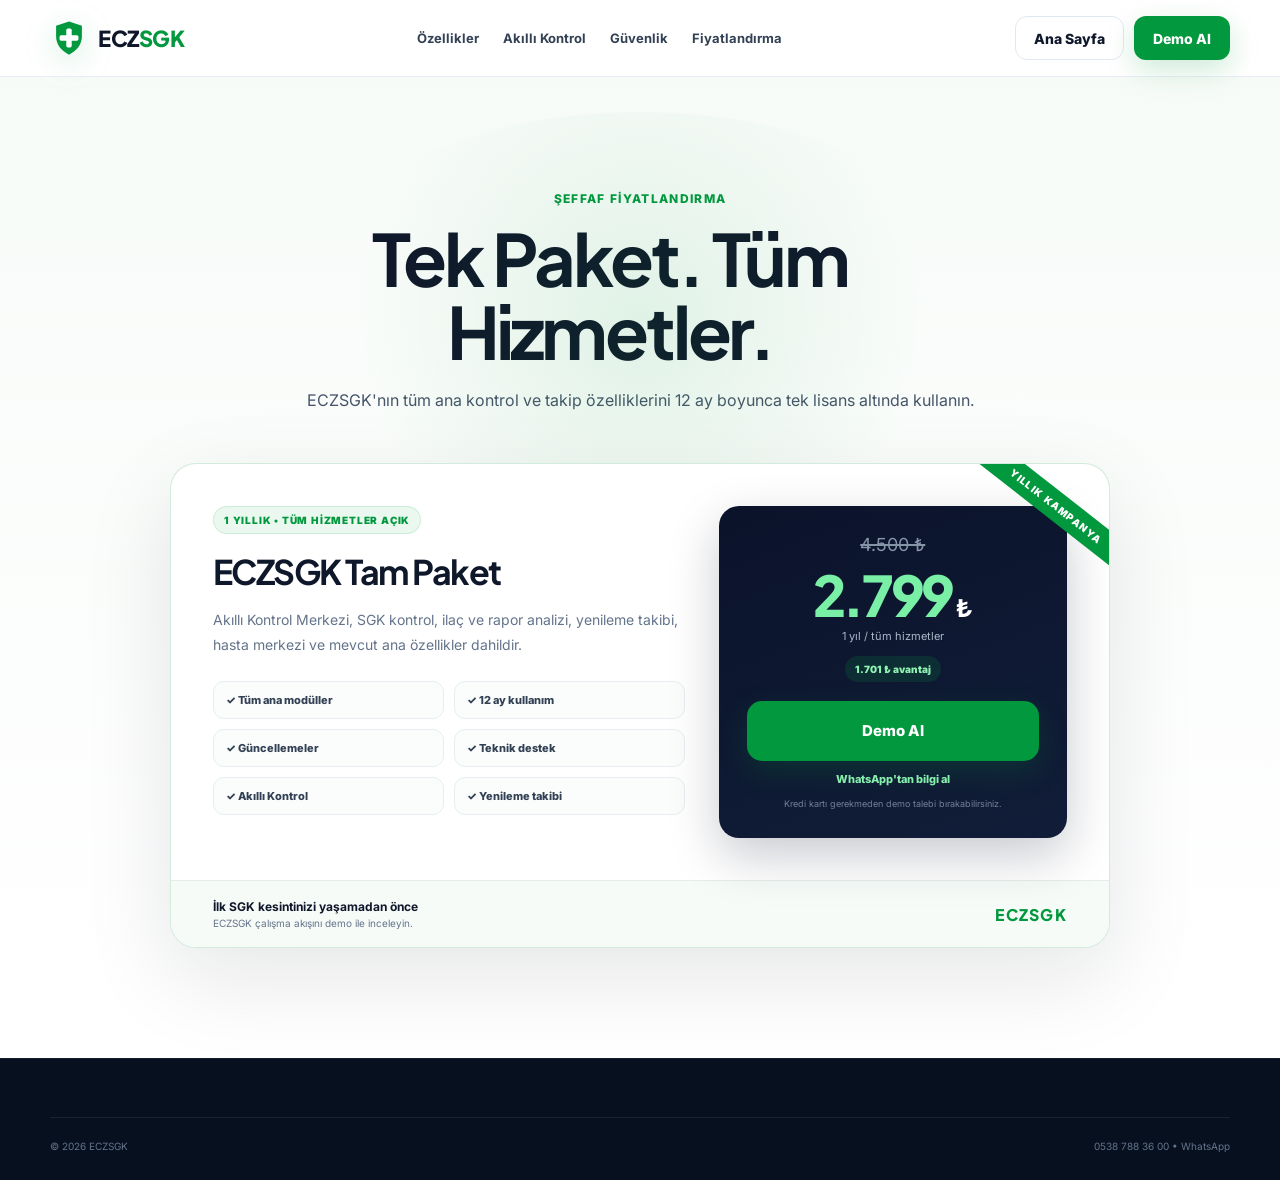
<file: fiyatlar.html>
<!doctype html>
<html lang="tr">
<head>
<meta charset="utf-8"><meta name="viewport" content="width=device-width,initial-scale=1">
<meta name="theme-color" content="#02983E">
<title>ECZSGK Fiyatlandırma | 1 Yıl 2.799 ₺</title>
<meta name="description" content="ECZSGK yıllık tam paket: 1 yıl boyunca tüm hizmetler açık, kampanya fiyatı 2.799 ₺.">
<link rel="preconnect" href="https://fonts.googleapis.com"><link rel="preconnect" href="https://fonts.gstatic.com" crossorigin>
<link href="https://fonts.googleapis.com/css2?family=Inter:wght@400;500;600;700;800&family=Plus+Jakarta+Sans:wght@600;700;800&display=swap" rel="stylesheet">
<link rel="stylesheet" href="styles.css">
</head>
<body>
<header class="site-header"><div class="container nav-wrap">
<a href="index.html" class="brand"><span class="brand-mark"><svg viewBox="0 0 56 56"><path d="M28 3.5 47 10v15.6c0 12.3-7.6 21.6-19 27-11.4-5.4-19-14.7-19-27V10L28 3.5Z" fill="#02983E"/><rect x="24" y="14" width="8" height="28" rx="2.4" fill="#fff"/><rect x="14" y="24" width="28" height="8" rx="2.4" fill="#fff"/></svg></span><span class="brand-text">ECZ<span>SGK</span></span></a>
<nav class="desktop-nav"><a href="index.html#features">Özellikler</a><a href="index.html#smart-control">Akıllı Kontrol</a><a href="index.html#security">Güvenlik</a><a href="fiyatlar.html" style="color:#02983E">Fiyatlandırma</a></nav>
<div class="nav-actions"><a class="btn btn-ghost desktop-only" href="index.html">Ana Sayfa</a><button class="btn btn-primary demo-trigger" type="button">Demo Al</button></div>
</div></header>
<main>
<section class="section pricing-section" style="min-height:calc(100vh - 180px);display:flex;align-items:center"><div class="pricing-glow"></div><div class="container">
<div class="section-heading centered"><span class="section-kicker">ŞEFFAF FİYATLANDIRMA</span><h1 style="font-size:clamp(42px,6vw,72px);margin-top:14px">Tek Paket. Tüm Hizmetler.</h1><p>ECZSGK'nın tüm ana kontrol ve takip özelliklerini 12 ay boyunca tek lisans altında kullanın.</p></div>
<div class="pricing-card"><div class="pricing-ribbon">YILLIK KAMPANYA</div><div class="pricing-main"><div class="pricing-copy"><span class="pricing-label">1 YILLIK • TÜM HİZMETLER AÇIK</span><h3>ECZSGK Tam Paket</h3><p>Akıllı Kontrol Merkezi, SGK kontrol, ilaç ve rapor analizi, yenileme takibi, hasta merkezi ve mevcut ana özellikler dahildir.</p><div class="pricing-badges"><span>✓ Tüm ana modüller</span><span>✓ 12 ay kullanım</span><span>✓ Güncellemeler</span><span>✓ Teknik destek</span><span>✓ Akıllı Kontrol</span><span>✓ Yenileme takibi</span></div></div><div class="price-box"><div class="old-price">4.500 ₺</div><div class="new-price"><span>2.799</span> ₺</div><div class="price-period">1 yıl / tüm hizmetler</div><div class="saving-badge">1.701 ₺ avantaj</div><button class="btn btn-primary btn-xl demo-trigger" type="button">Demo Al</button><a class="price-whatsapp" href="https://wa.me/905387883600?text=Merhaba%2C%20ECZSGK%202.799%20TL%20y%C4%B1ll%C4%B1k%20paket%20hakk%C4%B1nda%20bilgi%20almak%20istiyorum." target="_blank">WhatsApp'tan bilgi al</a><small>Kredi kartı gerekmeden demo talebi bırakabilirsiniz.</small></div></div><div class="pricing-urgency"><div><strong>İlk SGK kesintinizi yaşamadan önce</strong><span>ECZSGK çalışma akışını demo ile inceleyin.</span></div><div class="pricing-urgency-mark">ECZSGK</div></div></div>
</div></section>
</main>
<footer class="footer"><div class="container footer-bottom" style="margin-top:0"><span>© 2026 ECZSGK</span><span><a href="tel:+905387883600">0538 788 36 00</a> • <a href="https://wa.me/905387883600">WhatsApp</a></span></div></footer>
<div class="demo-modal" id="demoModal" aria-hidden="true"><div class="demo-backdrop" data-close-demo></div><div class="demo-dialog" role="dialog" aria-modal="true" aria-labelledby="demoTitle"><button class="demo-close" type="button" data-close-demo>×</button><div class="demo-dialog-head"><div class="demo-mini-badge">ECZSGK DEMO</div><h2 id="demoTitle">30 saniyede demo talebinizi bırakın.</h2><p>Yalnızca gerekli bilgiler. Uzun kayıt yok.</p></div><form id="demoForm" class="demo-form" novalidate><div class="form-row"><label for="demoName">Ad Soyad <span>*</span></label><input id="demoName" name="name" type="text" required placeholder="Örn. Ahmet Yılmaz"><small class="field-error" data-error-for="demoName"></small></div><div class="form-row"><label for="demoPharmacy">Eczane Adı <span>*</span></label><input id="demoPharmacy" name="pharmacy" type="text" required placeholder="Örn. Kiraz Eczanesi"><small class="field-error" data-error-for="demoPharmacy"></small></div><div class="form-row"><label for="demoPhone">Telefon <span>*</span></label><div class="phone-field"><span class="phone-prefix">+90</span><input id="demoPhone" name="phone" type="tel" required placeholder="5xx xxx xx xx"></div><small class="field-error" data-error-for="demoPhone"></small></div><div class="form-row"><label for="demoEmail">E-posta <em>isteğe bağlı</em></label><input id="demoEmail" name="email" type="email" placeholder="eczane@ornek.com"><small class="field-error" data-error-for="demoEmail"></small></div><button class="btn btn-primary btn-xl demo-submit" type="submit">WhatsApp'tan Demo Talebi Gönder</button></form></div></div>
<script src="site-config.js"></script><script src="script.js"></script>
</body></html>
</file>
<file: styles.css>
:root{
  --green:#02983E;
  --green-dark:#027A32;
  --green-light:#E9F8EF;
  --ink:#0F172A;
  --muted:#475569;
  --soft:#F8FAFC;
  --border:#E2E8F0;
  --navy:#0B132B;
  --success:#10B981;
  --warning:#F59E0B;
  --danger:#EF4444;
  --waiting:#6366F1;
  --shadow:0 20px 25px -5px rgba(15,23,42,.06),0 8px 10px -6px rgba(15,23,42,.04);
  --shadow-lg:0 30px 80px rgba(15,23,42,.12);
}

*{box-sizing:border-box}
html{scroll-behavior:smooth}
body{
  margin:0;
  font-family:"Inter",system-ui,-apple-system,BlinkMacSystemFont,"Segoe UI",sans-serif;
  color:var(--ink);
  background:#fff;
  -webkit-font-smoothing:antialiased;
  overflow-x:hidden;
}
body.menu-open{overflow:hidden}
a{text-decoration:none;color:inherit}
button{font:inherit}
img,svg{display:block}
::selection{background:rgba(2,152,62,.16);color:var(--ink)}

.noise{
  position:fixed;inset:0;pointer-events:none;z-index:999;
  opacity:.025;
  background-image:url("data:image/svg+xml,%3Csvg viewBox='0 0 180 180' xmlns='http://www.w3.org/2000/svg'%3E%3Cfilter id='n'%3E%3CfeTurbulence type='fractalNoise' baseFrequency='.8' numOctaves='3' stitchTiles='stitch'/%3E%3C/filter%3E%3Crect width='100%25' height='100%25' filter='url(%23n)' opacity='.45'/%3E%3C/svg%3E");
}

.container{width:min(1180px,calc(100% - 40px));margin:0 auto}
.section{position:relative;padding:110px 0}
.section-soft{background:linear-gradient(180deg,#f8fafc 0%,#fff 100%)}

.site-header{
  position:sticky;top:0;z-index:100;
  border-bottom:1px solid rgba(226,232,240,.72);
  background:rgba(255,255,255,.82);
  backdrop-filter:blur(18px);-webkit-backdrop-filter:blur(18px);
}
.nav-wrap{height:76px;display:flex;align-items:center;justify-content:space-between;gap:24px}
.brand{display:inline-flex;align-items:center;gap:10px;font-family:"Plus Jakarta Sans",sans-serif;font-weight:800;letter-spacing:-.03em}
.brand-mark{width:38px;height:38px;filter:drop-shadow(0 8px 16px rgba(2,152,62,.18))}
.brand-text{font-size:22px}
.brand-text span{color:var(--green)}
.desktop-nav{display:flex;align-items:center;gap:24px;font-size:13px;font-weight:700;color:#334155}
.desktop-nav a{position:relative;transition:.2s}
.desktop-nav a:after{content:"";position:absolute;left:0;right:100%;bottom:-8px;height:2px;background:var(--green);transition:.25s}
.desktop-nav a:hover{color:var(--ink)}
.desktop-nav a:hover:after{right:0}
.nav-actions{display:flex;align-items:center;gap:10px}
.btn{
  display:inline-flex;align-items:center;justify-content:center;gap:10px;
  min-height:44px;padding:0 18px;border-radius:12px;border:1px solid transparent;
  font-weight:800;font-size:14px;transition:.22s ease;cursor:pointer;
}
.btn svg{width:18px;height:18px;fill:none;stroke:currentColor;stroke-width:2}
.btn-primary{background:var(--green);color:#fff;box-shadow:0 10px 30px rgba(2,152,62,.2)}
.btn-primary:hover{background:var(--green-dark);transform:translateY(-2px);box-shadow:0 14px 34px rgba(2,152,62,.28)}
.btn-ghost{background:transparent;border-color:var(--border);color:var(--ink)}
.btn-ghost:hover{background:#f8fafc}
.btn-glass{background:rgba(255,255,255,.72);border-color:#dbe3ea;color:var(--ink);box-shadow:0 8px 28px rgba(15,23,42,.05)}
.btn-lg{min-height:54px;padding:0 22px;border-radius:14px}
.btn-xl{min-height:60px;padding:0 26px;border-radius:15px;font-size:15px}
.play-icon{width:28px;height:28px;border-radius:50%;background:#edf7f0;color:var(--green);display:grid;place-items:center;font-size:10px;padding-left:2px}
.menu-btn{display:none;width:44px;height:44px;border:1px solid var(--border);background:#fff;border-radius:12px;padding:11px;cursor:pointer}
.menu-btn span{display:block;height:2px;background:var(--ink);margin:4px 0;border-radius:5px}
.mobile-nav{display:none}

.hero{padding-top:86px;min-height:760px;display:flex;align-items:center;overflow:hidden;background:
  radial-gradient(circle at 14% 18%,rgba(2,152,62,.07),transparent 26%),
  linear-gradient(180deg,#fff 0%,#fbfdfc 100%)}
.hero-grid{display:grid;grid-template-columns:.92fr 1.08fr;gap:54px;align-items:center}
.hero-copy{position:relative;z-index:2}
.eyebrow,.section-kicker{
  display:inline-flex;align-items:center;gap:9px;
  font-size:12px;font-weight:800;letter-spacing:.11em;color:var(--green);
}
.eyebrow{background:rgba(2,152,62,.075);border:1px solid rgba(2,152,62,.12);padding:9px 12px;border-radius:999px}
.eyebrow-dot{width:7px;height:7px;border-radius:50%;background:var(--green);box-shadow:0 0 0 6px rgba(2,152,62,.10)}
h1,h2,h3{font-family:"Plus Jakarta Sans",sans-serif;margin:0;letter-spacing:-.045em}
h1{font-size:clamp(48px,5vw,72px);line-height:1.02;margin-top:24px;max-width:700px}
.gradient-text{display:block;background:linear-gradient(100deg,#027A32,#16c766 75%);-webkit-background-clip:text;background-clip:text;color:transparent}
.hero-sub{font-size:18px;line-height:1.75;color:var(--muted);max-width:640px;margin:26px 0 0}
.hero-actions{display:flex;gap:12px;flex-wrap:wrap;margin-top:30px}
.trust-line{display:flex;align-items:center;gap:10px;margin-top:22px;font-size:14px;font-weight:700;color:#334155}
.trust-check{width:24px;height:24px;border-radius:50%;display:grid;place-items:center;background:#e9f8ef;color:var(--green);font-weight:900}
.hero-mini-stats{display:grid;grid-template-columns:repeat(3,1fr);gap:12px;margin-top:34px;max-width:640px}
.hero-mini-stats div{padding:16px 0;border-top:1px solid var(--border)}
.hero-mini-stats strong{display:block;font-size:14px}
.hero-mini-stats span{display:block;font-size:12px;color:#64748b;margin-top:5px;line-height:1.5}

.hero-showcase{position:relative;min-width:0}
.app-window{
  position:relative;z-index:3;
  background:#fff;border:1px solid rgba(226,232,240,.95);border-radius:22px;overflow:hidden;
  box-shadow:0 40px 100px rgba(15,23,42,.16),0 10px 30px rgba(2,152,62,.07);
  transform:perspective(1200px) rotateY(-2deg) rotateX(1deg);
}
.app-topbar{height:68px;display:grid;grid-template-columns:96px 1fr auto;align-items:center;border-bottom:1px solid var(--border);padding:0 18px;background:linear-gradient(180deg,#fff,#fbfdff)}
.window-controls{display:flex;gap:6px}
.window-controls span{width:9px;height:9px;border-radius:50%;background:#cbd5e1}
.window-controls span:first-child{background:#fecaca}.window-controls span:nth-child(2){background:#fde68a}.window-controls span:last-child{background:#bbf7d0}
.topbar-title{display:flex;align-items:center;gap:10px}
.mini-logo{width:34px;height:34px;border-radius:10px;background:linear-gradient(135deg,var(--green),#11b957);color:#fff;display:grid;place-items:center;font-weight:900}
.topbar-title strong{display:block;font-size:13px}.topbar-title small{display:block;font-size:10px;color:#94a3b8;margin-top:2px}
.live-status{display:flex;align-items:center;gap:8px;font-size:11px;font-weight:800;color:#166534;background:#f0fdf4;border:1px solid #dcfce7;padding:8px 10px;border-radius:999px}
.pulse-dot{width:8px;height:8px;border-radius:50%;background:#22c55e;box-shadow:0 0 0 0 rgba(34,197,94,.6);animation:pulse 1.8s infinite}
@keyframes pulse{70%{box-shadow:0 0 0 9px rgba(34,197,94,0)}100%{box-shadow:0 0 0 0 rgba(34,197,94,0)}}
.app-body{display:grid;grid-template-columns:62px 1fr;min-height:490px}
.app-sidebar{background:#0d172c;padding:18px 10px;display:flex;flex-direction:column;align-items:center;gap:12px}
.side-logo{width:36px;height:36px;border-radius:11px;background:#fff;color:var(--green);display:grid;place-items:center;font-size:10px;font-weight:900;margin-bottom:8px}
.side-item{width:36px;height:36px;border:0;border-radius:10px;background:transparent;color:#94a3b8;font-weight:900}
.side-item.active{background:rgba(2,152,62,.22);color:#7cf2a7}
.app-main{padding:18px;background:#f8fafc}
.group-tabs{display:flex;gap:7px;flex-wrap:wrap}
.tab{border:1px solid #e2e8f0;background:#fff;color:#64748b;padding:7px 10px;border-radius:9px;font-size:10px;font-weight:800}
.tab.active{border-color:rgba(2,152,62,.28);background:#eaf8ef;color:var(--green)}
.metrics-grid{display:grid;grid-template-columns:repeat(4,1fr);gap:9px;margin-top:14px}
.metric-card{background:#fff;border:1px solid #e6ebf0;border-radius:12px;padding:13px}
.metric-label{font-size:9px;color:#64748b;font-weight:800}.metric-value{font-family:"Plus Jakarta Sans";font-size:22px;font-weight:800;margin-top:5px}.metric-value.green{color:var(--green)}.metric-value.amber{color:var(--warning)}.metric-value.indigo{color:var(--waiting)}
.metric-foot{font-size:8px;color:#94a3b8;margin-top:3px}
.processing-card{margin-top:12px;background:#fff;border:1px solid #e5eaf0;border-radius:14px;padding:15px}
.processing-head{display:flex;align-items:flex-end;justify-content:space-between;gap:15px}
.micro-label{font-size:9px;letter-spacing:.1em;color:#94a3b8;font-weight:900}
.processing-head strong{display:block;font-size:12px;margin-top:5px}.percent{font-size:12px;font-weight:900;color:var(--green)}
.progress-shell{height:7px;background:#e8eef2;border-radius:999px;overflow:hidden;margin-top:13px}
.progress-bar{height:100%;border-radius:inherit;background:linear-gradient(90deg,var(--green),#20c766);position:relative}
.progress-bar:after{content:"";position:absolute;inset:0;background:linear-gradient(90deg,transparent,rgba(255,255,255,.45),transparent);transform:translateX(-100%);animation:shimmer 2.2s infinite}
@keyframes shimmer{100%{transform:translateX(100%)}}
.status-feed{display:flex;align-items:center;gap:8px;margin-top:11px;color:#64748b;font-size:10px}
.scan-icon{width:22px;height:22px;border-radius:7px;background:#eefcf3;color:var(--green);display:grid;place-items:center;font-weight:900}
.mini-result-grid{display:grid;gap:8px;margin-top:12px}
.rx-card{display:grid;grid-template-columns:32px 1fr auto;align-items:center;gap:9px;background:#fff;border:1px solid #e5eaf0;border-radius:12px;padding:9px 11px}
.avatar{width:30px;height:30px;border-radius:9px;background:#eef7f1;color:var(--green);display:grid;place-items:center;font-size:9px;font-weight:900}
.rx-card strong{font-size:10px;display:block}.rx-card small{font-size:8px;color:#94a3b8;margin-top:2px;display:block}
.status-pill{display:inline-flex;align-items:center;justify-content:center;border-radius:999px;font-size:8px;font-weight:900;padding:5px 8px}
.status-pill.success,.result-tag.success,.timeline-status.success{color:#047857;background:#ecfdf5}
.status-pill.warning,.result-tag.warning,.timeline-status.warning{color:#b45309;background:#fffbeb}
.status-pill.waiting,.result-tag.waiting{color:#4f46e5;background:#eef2ff}
.status-pill.danger,.result-tag.danger,.timeline-status.danger{color:#b91c1c;background:#fef2f2}
.hero-glow{position:absolute;border-radius:50%;filter:blur(12px);pointer-events:none}
.hero-glow-one{width:520px;height:520px;right:-220px;top:40px;background:radial-gradient(circle,rgba(2,152,62,.12),transparent 70%)}
.hero-glow-two{width:300px;height:300px;left:-180px;bottom:30px;background:radial-gradient(circle,rgba(99,102,241,.06),transparent 70%)}
.showcase-orbit{position:absolute;border:1px solid rgba(2,152,62,.14);border-radius:50%;z-index:1}
.orbit-one{width:560px;height:560px;right:-90px;top:-70px}.orbit-two{width:420px;height:420px;right:-20px;top:0;border-style:dashed}
.floating-badge{position:absolute;z-index:6;display:flex;align-items:center;gap:9px;background:rgba(255,255,255,.94);border:1px solid #e2e8f0;border-radius:14px;padding:10px 12px;box-shadow:0 18px 50px rgba(15,23,42,.12);backdrop-filter:blur(12px)}
.floating-badge>span{width:30px;height:30px;border-radius:9px;background:#eaf8ef;color:var(--green);display:grid;place-items:center;font-weight:900}
.floating-badge strong{font-size:10px;display:block}.floating-badge small{font-size:8px;color:#94a3b8;display:block;margin-top:2px}
.floating-badge-one{left:-34px;bottom:56px}.floating-badge-two{right:-12px;top:110px}

.section-heading{max-width:760px;margin-bottom:48px}
.section-heading.centered{text-align:center;margin-left:auto;margin-right:auto}
.section-heading.left{margin-bottom:28px}
.section-heading h2{font-size:clamp(34px,4vw,52px);line-height:1.1;margin-top:12px}
.section-heading p{font-size:16px;line-height:1.8;color:var(--muted);margin:18px 0 0}
.pain-grid{display:grid;grid-template-columns:repeat(4,1fr);gap:18px}
.pain-card{background:#fff;border:1px solid var(--border);border-radius:18px;padding:26px;box-shadow:0 8px 30px rgba(15,23,42,.025);transition:.25s}
.pain-card:hover{transform:translateY(-6px);box-shadow:var(--shadow);border-color:#cdd8e3}
.icon-box{width:44px;height:44px;border-radius:12px;background:#eff8f2;color:var(--green);display:grid;place-items:center;font-size:18px;font-weight:900}
.icon-box.green{background:#ecfdf5;color:#047857}.icon-box.indigo{background:#eef2ff;color:#4f46e5}
.pain-card h3{font-size:18px;margin-top:20px}
.pain-card p{font-size:14px;line-height:1.7;color:#64748b;margin:9px 0 0}
.bridge-banner{margin-top:26px;border:1px solid rgba(2,152,62,.18);background:linear-gradient(90deg,rgba(2,152,62,.06),rgba(2,152,62,.025));border-radius:18px;padding:21px 24px;display:flex;align-items:center;justify-content:center;gap:14px;text-align:center}
.bridge-icon{width:36px;height:36px;border-radius:11px;background:var(--green);color:#fff;display:grid;place-items:center}
.bridge-banner p{margin:0;font-size:16px;color:#334155}.bridge-banner strong{color:var(--green)}

.workflow-shell{position:relative;display:grid;grid-template-columns:repeat(6,1fr);gap:15px;padding-top:12px}
.workflow-line{position:absolute;height:2px;background:linear-gradient(90deg,var(--green),#bbf7d0);top:59px;left:8%;right:8%;z-index:0}
.workflow-step{position:relative;z-index:1;text-align:center;padding:0 6px}
.step-number{display:inline-block;font-size:10px;font-weight:900;color:#94a3b8;margin-bottom:9px}
.step-icon{width:70px;height:70px;border-radius:20px;margin:0 auto;background:#fff;border:1px solid var(--border);display:grid;place-items:center;font-size:22px;color:#64748b;box-shadow:0 8px 26px rgba(15,23,42,.05)}
.workflow-step.active .step-icon{background:var(--green);color:#fff;border-color:var(--green);box-shadow:0 14px 32px rgba(2,152,62,.22)}
.workflow-step h3{font-size:14px;margin-top:16px;letter-spacing:-.02em}
.workflow-step p{font-size:12px;line-height:1.6;color:#64748b;margin:8px 0 0}

.dark-section{background:linear-gradient(135deg,#091225,#0d172d);color:#fff;overflow:hidden}
.dark-glow{position:absolute;width:520px;height:520px;border-radius:50%;right:-180px;top:0;background:radial-gradient(circle,rgba(2,152,62,.20),transparent 68%)}
.module-grid{position:relative;z-index:2;display:grid;grid-template-columns:.85fr 1.15fr;gap:56px;align-items:center}
.kicker-light{color:#64e397}
.module-copy h2{font-size:clamp(36px,4vw,52px);line-height:1.08;margin-top:14px}
.module-copy>p{font-size:16px;line-height:1.85;color:#b7c2d3;margin:20px 0 0}
.check-list{display:grid;gap:13px;margin-top:28px}
.check-list div{display:flex;gap:10px;align-items:center;color:#dce5ef;font-size:14px}
.check-list span{width:24px;height:24px;border-radius:50%;background:rgba(2,152,62,.18);color:#80f3aa;display:grid;place-items:center;font-weight:900}
.control-panel{background:rgba(255,255,255,.065);border:1px solid rgba(255,255,255,.10);border-radius:22px;padding:18px;box-shadow:0 30px 90px rgba(0,0,0,.22);backdrop-filter:blur(16px)}
.control-tabs{display:grid;grid-template-columns:1.3fr repeat(3,1fr);gap:8px}
.control-tabs button{border:1px solid rgba(255,255,255,.10);background:rgba(255,255,255,.035);color:#9faabd;border-radius:11px;padding:10px 8px;font-size:10px;font-weight:800}
.control-tabs button small{display:block;font-size:7px;margin-top:2px;color:#6f7b8e}
.control-tabs .active{background:rgba(2,152,62,.18);border-color:rgba(56,211,117,.28);color:#8ff3b2}
.control-progress{margin-top:14px;background:rgba(0,0,0,.18);border:1px solid rgba(255,255,255,.08);border-radius:14px;padding:16px}
.control-progress-head{display:flex;align-items:center;justify-content:space-between;font-size:12px}
.control-progress-head>div{display:flex;align-items:center;gap:8px}
.green-dot{width:8px;height:8px;border-radius:50%;background:#28d26f;box-shadow:0 0 0 6px rgba(40,210,111,.1)}
.dark-shell{background:rgba(255,255,255,.10)}
.step-status-list{display:grid;gap:9px;margin-top:12px}
.step-status{display:grid;grid-template-columns:36px 1fr auto;align-items:center;gap:10px;padding:12px;border-radius:12px;background:rgba(255,255,255,.04);border:1px solid rgba(255,255,255,.07)}
.status-icon{width:34px;height:34px;border-radius:10px;background:rgba(255,255,255,.07);display:grid;place-items:center;color:#8290a2;font-size:11px;font-weight:900}
.step-status.done .status-icon{background:rgba(16,185,129,.16);color:#6ee7b7}.step-status.working .status-icon{background:rgba(99,102,241,.15)}
.step-status strong{font-size:11px;display:block}.step-status small{font-size:8px;color:#7f8da1;display:block;margin-top:3px}
.mini-ok,.mini-working,.mini-pending{font-size:8px;font-weight:900;padding:5px 7px;border-radius:999px}
.mini-ok{background:rgba(16,185,129,.13);color:#6ee7b7}.mini-working{background:rgba(99,102,241,.16);color:#a5b4fc}.mini-pending{background:rgba(255,255,255,.06);color:#758195}
.loader{position:relative}
.loader:after{content:"";width:14px;height:14px;border-radius:50%;border:2px solid rgba(165,180,252,.25);border-top-color:#a5b4fc;animation:spin .8s linear infinite}
@keyframes spin{to{transform:rotate(360deg)}}

.transparency-grid{display:grid;grid-template-columns:1fr .9fr;gap:64px;align-items:center}
.transparency-board,.timeline-card,.analysis-card{background:#fff;border:1px solid var(--border);border-radius:20px;box-shadow:var(--shadow);padding:24px}
.board-head,.timeline-head{display:flex;align-items:center;justify-content:space-between;margin-bottom:10px}
.board-head h3,.timeline-head h3{font-size:20px;margin-top:4px}
.board-badge{font-size:9px;font-weight:900;color:var(--green);background:#eaf8ef;padding:7px 9px;border-radius:999px}
.result-row{display:grid;grid-template-columns:12px 1fr auto;align-items:center;gap:14px;padding:17px 2px;border-top:1px solid #edf1f5}
.result-dot,.timeline-dot{width:10px;height:10px;border-radius:50%}
.result-dot.success,.timeline-dot.success{background:var(--success);box-shadow:0 0 0 5px rgba(16,185,129,.10)}
.result-dot.warning,.timeline-dot.warning{background:var(--warning);box-shadow:0 0 0 5px rgba(245,158,11,.10)}
.result-dot.waiting{background:var(--waiting);box-shadow:0 0 0 5px rgba(99,102,241,.10)}
.result-dot.danger,.timeline-dot.danger{background:var(--danger);box-shadow:0 0 0 5px rgba(239,68,68,.10)}
.result-row strong{font-size:12px}.result-row p{font-size:11px;color:#64748b;margin:4px 0 0}
.result-tag{font-size:9px;font-weight:900;padding:6px 8px;border-radius:999px}
.principle-card{display:flex;gap:14px;border:1px solid rgba(2,152,62,.14);background:#f7fcf9;border-radius:16px;padding:18px;margin-top:24px}
.principle-icon{width:38px;height:38px;flex:0 0 38px;border-radius:11px;background:#e7f8ed;color:var(--green);display:grid;place-items:center}
.principle-card strong{font-size:13px}.principle-card p{font-size:12px!important;line-height:1.65!important;margin:5px 0 0!important}

.analysis-grid{display:grid;grid-template-columns:1fr 1fr;gap:20px}
.analysis-head{display:grid;grid-template-columns:44px 1fr auto;gap:12px;align-items:center}
.analysis-head h3{font-size:18px;margin-top:4px}
.detail-table{margin-top:20px;border-top:1px solid #edf1f5}
.detail-table>div{display:flex;justify-content:space-between;gap:15px;padding:13px 0;border-bottom:1px solid #edf1f5;font-size:12px}
.detail-table span{color:#64748b}.detail-table strong{text-align:right}.text-green{color:var(--green)}
.speciality-wrap{display:flex;flex-wrap:wrap;gap:7px;margin-top:16px}
.speciality-wrap span{font-size:9px;font-weight:900;color:#4f46e5;background:#eef2ff;border:1px solid #e0e7ff;padding:7px 9px;border-radius:999px}

.renewal-grid{display:grid;grid-template-columns:1fr .9fr;gap:58px;align-items:center}
.logic-note{margin-top:28px;border:1px solid var(--border);border-radius:18px;padding:18px;background:#fff;box-shadow:0 8px 28px rgba(15,23,42,.04)}
.logic-formula{display:flex;align-items:center;justify-content:space-between;gap:12px;padding:13px 15px;border-radius:12px;background:#f8fafc}
.logic-formula span{font-size:12px;color:#64748b}.logic-formula strong{font-size:14px}
.logic-formula.accent{background:#eaf8ef;border:1px solid rgba(2,152,62,.12)}.logic-formula.accent strong{color:var(--green)}
.formula-arrow{text-align:center;font-size:11px;font-weight:900;color:#94a3b8;padding:9px}
.timeline-row{display:grid;grid-template-columns:12px 1fr auto;gap:14px;align-items:center;padding:17px 2px;border-top:1px solid #edf1f5}
.timeline-person strong{font-size:12px;display:block}.timeline-person span{font-size:10px;color:#64748b;margin-top:4px;display:block}
.timeline-status{font-size:9px;font-weight:900;padding:7px 9px;border-radius:999px}

.trust-section{background:linear-gradient(180deg,#fff,#f8fafc)}
.trust-badges{display:grid;grid-template-columns:repeat(3,1fr);gap:18px}
.trust-badge-card{background:#fff;border:1px solid var(--border);border-radius:18px;padding:26px;text-align:center;box-shadow:0 8px 30px rgba(15,23,42,.035)}
.trust-badge-icon{width:56px;height:56px;border-radius:16px;background:#eff8f2;margin:0 auto;display:grid;place-items:center;font-size:24px}
.trust-badge-card strong{display:block;font-family:"Plus Jakarta Sans";font-size:16px;margin-top:16px}
.trust-badge-card span{display:block;font-size:12px;line-height:1.65;color:#64748b;margin-top:7px}
.legal-note{font-size:11px;color:#94a3b8;text-align:center;max-width:760px;margin:22px auto 0;line-height:1.65}

.faq-grid{display:grid;grid-template-columns:.8fr 1.2fr;gap:70px;align-items:start}
.faq-list{display:grid;gap:10px}
.faq-item{background:#fff;border:1px solid var(--border);border-radius:15px;overflow:hidden}
.faq-question{width:100%;border:0;background:transparent;display:flex;align-items:center;justify-content:space-between;gap:18px;text-align:left;padding:19px 20px;font-weight:800;color:var(--ink);cursor:pointer}
.faq-plus{width:28px;height:28px;border-radius:8px;background:#f1f5f9;display:grid;place-items:center;color:#64748b;font-size:18px;transition:.25s}
.faq-answer{display:grid;grid-template-rows:0fr;transition:grid-template-rows .3s ease}
.faq-answer p{overflow:hidden;margin:0;padding:0 20px;color:#64748b;font-size:13px;line-height:1.75}
.faq-item.active .faq-answer{grid-template-rows:1fr}
.faq-item.active .faq-answer p{padding-bottom:19px}
.faq-item.active .faq-plus{transform:rotate(45deg);background:#eaf8ef;color:var(--green)}

.final-cta-section{position:relative;overflow:hidden;background:linear-gradient(135deg,#081224,#0b1730);color:#fff;padding:78px 0}
.final-glow{position:absolute;width:550px;height:550px;border-radius:50%;right:-120px;top:-300px;background:radial-gradient(circle,rgba(2,152,62,.28),transparent 68%)}
.final-cta{position:relative;z-index:2;display:flex;align-items:center;justify-content:space-between;gap:40px}
.final-kicker{font-size:12px;letter-spacing:.14em;font-weight:900;color:#64e397}
.final-cta h2{font-size:clamp(34px,4vw,50px);max-width:720px;margin-top:12px}
.final-cta p{max-width:700px;font-size:15px;line-height:1.8;color:#aab7c8;margin:16px 0 0}

.footer{background:#07101f;color:#cbd5e1;padding:58px 0 28px;border-top:1px solid rgba(255,255,255,.06)}
.footer-grid{display:grid;grid-template-columns:1.5fr 1fr 1fr;gap:50px}
.footer-brand{color:#fff}
.footer-grid>div:first-child>p{font-size:12px;color:#7f8b9b;max-width:320px;margin:14px 0 0;line-height:1.7}
.footer-links{display:grid;gap:12px;align-content:start}
.footer-links a{font-size:12px;color:#93a0b1}.footer-links a:hover{color:#fff}
.footer-bottom{margin-top:40px;padding-top:22px;border-top:1px solid rgba(255,255,255,.08);display:flex;justify-content:space-between;gap:20px;font-size:10px;color:#64748b}

.reveal{opacity:0;transform:translateY(24px);transition:opacity .7s ease,transform .7s ease}
.reveal.visible{opacity:1;transform:none}
.delay-1{transition-delay:.08s}.delay-2{transition-delay:.16s}.delay-3{transition-delay:.24s}

@media (max-width:1100px){
  .desktop-nav{display:none}
  .menu-btn{display:block}
  .desktop-only{display:none}
  .mobile-nav{
    position:fixed;left:16px;right:16px;top:84px;z-index:101;
    background:rgba(255,255,255,.97);border:1px solid var(--border);border-radius:18px;padding:16px;
    box-shadow:0 24px 70px rgba(15,23,42,.16);backdrop-filter:blur(18px)
  }
  .mobile-nav.open{display:grid;gap:3px}
  .mobile-nav a:not(.btn){padding:12px;border-radius:10px;font-weight:700;font-size:14px}
  .mobile-nav a:not(.btn):hover{background:#f8fafc}
  .hero-grid{grid-template-columns:1fr;gap:48px}
  .hero-copy{text-align:center}
  .hero-sub,.hero-mini-stats{margin-left:auto;margin-right:auto}
  .hero-actions,.trust-line{justify-content:center}
  .hero-showcase{max-width:780px;margin:0 auto;width:100%}
  .pain-grid{grid-template-columns:repeat(2,1fr)}
  .workflow-shell{grid-template-columns:repeat(3,1fr);row-gap:34px}
  .workflow-line{display:none}
  .module-grid,.transparency-grid,.renewal-grid,.faq-grid{grid-template-columns:1fr}
  .module-copy,.section-heading.left{text-align:center;margin-left:auto;margin-right:auto}
  .check-list{max-width:520px;margin-left:auto;margin-right:auto;text-align:left}
  .transparency-board,.timeline-card{max-width:760px;margin:0 auto;width:100%}
  .trust-badges{grid-template-columns:1fr 1fr 1fr}
}

@media (max-width:720px){
  .container{width:min(100% - 28px,1180px)}
  .section{padding:78px 0}
  .nav-wrap{height:68px}
  .brand-mark{width:34px;height:34px}.brand-text{font-size:20px}
  .hero{padding-top:58px}
  h1{font-size:44px}
  .hero-sub{font-size:16px;line-height:1.7}
  .hero-actions{display:grid;grid-template-columns:1fr}
  .btn-lg{width:100%}
  .hero-mini-stats{grid-template-columns:1fr;gap:0}
  .app-window{transform:none;border-radius:16px}
  .app-topbar{grid-template-columns:56px 1fr}.live-status{display:none}
  .app-body{grid-template-columns:48px 1fr}
  .app-sidebar{padding:12px 7px}
  .side-item,.side-logo{width:34px;height:34px}
  .app-main{padding:10px}
  .metrics-grid{grid-template-columns:1fr 1fr}
  .group-tabs{gap:5px}
  .tab{font-size:8px;padding:6px 7px}
  .floating-badge{display:none}
  .pain-grid,.analysis-grid,.trust-badges{grid-template-columns:1fr}
  .workflow-shell{grid-template-columns:1fr 1fr}
  .control-tabs{grid-template-columns:1fr 1fr}
  .final-cta{display:block;text-align:center}
  .final-cta .btn{margin-top:26px}
  .footer-grid{grid-template-columns:1fr}
  .footer-bottom{display:grid}
  .section-heading h2{font-size:36px}
}

@media (max-width:460px){
  h1{font-size:38px}
  .eyebrow{font-size:9px;letter-spacing:.08em}
  .workflow-shell{grid-template-columns:1fr}
  .app-topbar{padding:0 10px}
  .topbar-title strong{font-size:11px}
  .topbar-title small{font-size:8px}
  .metrics-grid{grid-template-columns:1fr 1fr}
  .metric-card{padding:10px}
  .metric-value{font-size:19px}
  .processing-card{padding:12px}
  .rx-card{grid-template-columns:28px 1fr}.rx-card .status-pill{display:none}
  .analysis-head{grid-template-columns:40px 1fr}.analysis-head>.status-pill{grid-column:2}
  .detail-table>div{display:grid;gap:5px}
  .detail-table strong{text-align:left}
  .logic-formula{display:grid}
  .timeline-row{grid-template-columns:10px 1fr}.timeline-status{grid-column:2;justify-self:start}
}


/* Contact conversion layer */
.btn-whatsapp{
  background:#25D366;
  color:#fff;
  box-shadow:0 10px 30px rgba(37,211,102,.18);
}
.btn-whatsapp:hover{transform:translateY(-2px);filter:brightness(.96)}
.btn-call{
  background:#fff;
  color:var(--ink);
  border-color:var(--border);
}
.btn-call:hover{transform:translateY(-2px);box-shadow:var(--shadow)}

.contact-choice-section{padding-top:82px;padding-bottom:82px}
.contact-choice{
  border:1px solid rgba(2,152,62,.14);
  background:linear-gradient(135deg,#f7fcf9 0%,#fff 56%,#f7fafc 100%);
  border-radius:26px;
  padding:40px;
  display:grid;
  grid-template-columns:1.1fr .9fr;
  gap:40px;
  align-items:center;
  box-shadow:0 24px 70px rgba(15,23,42,.06);
}
.contact-choice h2{font-size:clamp(30px,3vw,42px);line-height:1.12;margin-top:10px}
.contact-choice p{font-size:15px;line-height:1.75;color:var(--muted);margin:15px 0 0}
.contact-choice-actions{display:grid;gap:10px}

.floating-contact{
  position:fixed;
  right:18px;
  bottom:18px;
  z-index:92;
  display:grid;
  gap:9px;
}
.float-action{
  height:48px;
  min-width:48px;
  border-radius:999px;
  display:flex;
  align-items:center;
  gap:9px;
  padding:0 13px;
  box-shadow:0 14px 38px rgba(15,23,42,.16);
  font-size:12px;
  font-weight:800;
  transition:.2s ease;
}
.float-action:hover{transform:translateY(-2px)}
.float-whatsapp{background:#25D366;color:#fff}
.float-call{background:#fff;color:var(--ink);border:1px solid var(--border)}
.float-icon{width:25px;height:25px;border-radius:50%;display:grid;place-items:center;font-size:10px;font-weight:900;background:rgba(255,255,255,.18)}
.float-call .float-icon{background:#eff6f1;color:var(--green)}

.demo-modal{
  position:fixed;
  inset:0;
  z-index:300;
  display:grid;
  place-items:center;
  padding:20px;
  opacity:0;
  visibility:hidden;
  transition:.22s ease;
}
.demo-modal.open{opacity:1;visibility:visible}
.demo-backdrop{
  position:absolute;inset:0;background:rgba(4,10,22,.62);backdrop-filter:blur(8px);
}
.demo-dialog{
  position:relative;
  z-index:2;
  width:min(100%,520px);
  max-height:calc(100vh - 32px);
  overflow:auto;
  background:#fff;
  border:1px solid rgba(226,232,240,.9);
  border-radius:24px;
  padding:30px;
  box-shadow:0 36px 110px rgba(0,0,0,.28);
  transform:translateY(16px) scale(.985);
  transition:.22s ease;
}
.demo-modal.open .demo-dialog{transform:none}
.demo-close{
  position:absolute;top:15px;right:15px;
  width:36px;height:36px;border:1px solid var(--border);border-radius:11px;
  background:#fff;color:#64748b;font-size:22px;line-height:1;cursor:pointer;
}
.demo-mini-badge{
  display:inline-flex;
  font-size:10px;
  letter-spacing:.11em;
  font-weight:900;
  color:var(--green);
  background:#eaf8ef;
  padding:7px 9px;
  border-radius:999px;
}
.demo-dialog-head h2{font-size:30px;line-height:1.12;margin-top:14px;padding-right:38px}
.demo-dialog-head p{font-size:13px;line-height:1.65;color:#64748b;margin:11px 0 0}
.demo-form{display:grid;gap:14px;margin-top:22px}
.form-row{display:grid;gap:7px}
.form-row label{font-size:12px;font-weight:800;color:#334155}
.form-row label span{color:var(--green)}
.form-row label em{font-style:normal;font-size:10px;font-weight:700;color:#94a3b8;margin-left:4px}
.form-row input{
  width:100%;
  height:49px;
  border:1px solid #dce4eb;
  border-radius:12px;
  background:#fbfdff;
  padding:0 14px;
  font:inherit;
  font-size:14px;
  color:var(--ink);
  outline:none;
  transition:.18s;
}
.form-row input:focus{
  border-color:rgba(2,152,62,.55);
  background:#fff;
  box-shadow:0 0 0 4px rgba(2,152,62,.08);
}
.form-row input.invalid{border-color:#ef4444;box-shadow:0 0 0 3px rgba(239,68,68,.07)}
.phone-field{
  display:grid;
  grid-template-columns:58px 1fr;
  border:1px solid #dce4eb;
  border-radius:12px;
  background:#fbfdff;
  overflow:hidden;
  transition:.18s;
}
.phone-field:focus-within{border-color:rgba(2,152,62,.55);background:#fff;box-shadow:0 0 0 4px rgba(2,152,62,.08)}
.phone-prefix{display:grid;place-items:center;background:#f3f7f5;color:#334155;font-size:13px;font-weight:800;border-right:1px solid #e3e8ed}
.phone-field input{border:0!important;border-radius:0!important;box-shadow:none!important;background:transparent!important}
.field-error{min-height:0;font-size:10px;color:#dc2626}
.demo-submit{width:100%;margin-top:3px}
.form-privacy{font-size:9px;line-height:1.55;color:#94a3b8;text-align:center;margin:0}

@media (max-width:820px){
  .contact-choice{grid-template-columns:1fr;text-align:center;padding:30px 22px}
  .contact-choice-actions{max-width:420px;width:100%;margin:0 auto}
}
@media (max-width:560px){
  .float-label{display:none}
  .float-action{min-width:48px;width:48px;padding:0;justify-content:center}
  .float-icon{background:transparent!important}
  .demo-dialog{padding:24px 18px;border-radius:20px}
  .demo-dialog-head h2{font-size:25px}
}

/* Social proof, ticker, pricing, activity */
.proof-strip{padding:30px 0;background:#fff;border-top:1px solid #eef2f6;border-bottom:1px solid #eef2f6}
.proof-grid{display:grid;grid-template-columns:repeat(4,1fr);gap:14px}
.proof-stat{padding:18px 20px;border-right:1px solid #edf1f5}
.proof-stat:last-child{border-right:0}
.proof-stat strong{display:block;font-family:"Plus Jakarta Sans";font-size:30px;letter-spacing:-.05em;color:var(--ink)}
.proof-stat>span{display:block;font-size:12px;font-weight:900;color:#334155;margin-top:4px}
.proof-stat small{display:block;font-size:10px;color:#94a3b8;line-height:1.5;margin-top:5px}
.trust-ticker{overflow:hidden;background:#0b132b;color:#dbe7ef;border-top:1px solid rgba(255,255,255,.05);border-bottom:1px solid rgba(255,255,255,.05)}
.ticker-track{display:flex;width:max-content;align-items:center;gap:22px;padding:11px 0;animation:tickerMove 34s linear infinite;font-size:11px;font-weight:800;letter-spacing:.02em}
.ticker-track span{white-space:nowrap}.ticker-track i{font-style:normal;color:#32d678}
@keyframes tickerMove{from{transform:translateX(0)}to{transform:translateX(-50%)}}
.hero-micro-triggers{display:flex;flex-wrap:wrap;gap:8px 14px;margin-top:15px;color:#64748b;font-size:11px;font-weight:700}
.hero-micro-triggers span{white-space:nowrap}
.pricing-section{overflow:hidden;background:linear-gradient(180deg,#f7fbf8,#fff)}
.pricing-glow{position:absolute;left:50%;top:25%;transform:translate(-50%,-50%);width:720px;height:420px;border-radius:50%;background:radial-gradient(circle,rgba(2,152,62,.10),transparent 68%);pointer-events:none}
.pricing-card{position:relative;max-width:940px;margin:0 auto;background:#fff;border:1px solid rgba(2,152,62,.18);border-radius:26px;box-shadow:0 30px 90px rgba(15,23,42,.10);overflow:hidden}
.pricing-ribbon{position:absolute;right:-42px;top:28px;transform:rotate(38deg);width:190px;text-align:center;background:var(--green);color:#fff;font-size:10px;font-weight:900;letter-spacing:.1em;padding:8px 0;z-index:2}
.pricing-main{display:grid;grid-template-columns:1.15fr .85fr;gap:34px;padding:42px}
.pricing-label{display:inline-flex;color:var(--green);background:#eaf8ef;border:1px solid rgba(2,152,62,.12);border-radius:999px;padding:7px 10px;font-size:10px;font-weight:900;letter-spacing:.08em}
.pricing-copy h3{font-size:34px;margin-top:16px}.pricing-copy p{font-size:14px;line-height:1.8;color:#64748b;max-width:560px;margin:14px 0 0}
.pricing-badges{display:grid;grid-template-columns:1fr 1fr;gap:10px;margin-top:24px}
.pricing-badges span{padding:11px 12px;border:1px solid #e7edf1;border-radius:11px;background:#fbfdfc;font-size:11px;font-weight:800;color:#334155}
.price-box{background:linear-gradient(160deg,#0b132b,#111d38);color:#fff;border-radius:20px;padding:28px;text-align:center;box-shadow:0 18px 50px rgba(11,19,43,.22)}
.old-price{display:inline-block;font-size:18px;color:#8694a8;text-decoration:line-through;text-decoration-thickness:2px}
.new-price{font-family:"Plus Jakarta Sans";font-size:24px;font-weight:800;margin-top:4px}.new-price span{font-size:56px;letter-spacing:-.06em;color:#7af0a6}
.price-period{font-size:11px;color:#aab8c9;margin-top:0}.saving-badge{display:inline-flex;margin-top:13px;padding:7px 10px;border-radius:999px;background:rgba(2,152,62,.17);color:#8ff3b2;font-size:10px;font-weight:900}
.price-box .btn{width:100%;margin-top:19px}.price-whatsapp{display:block;margin-top:11px;color:#86efac;font-size:11px;font-weight:800}.price-box small{display:block;margin-top:11px;color:#738197;font-size:9px;line-height:1.5}
.pricing-urgency{display:flex;justify-content:space-between;align-items:center;gap:20px;background:#f7fbf8;border-top:1px solid #e5eee8;padding:18px 42px}
.pricing-urgency strong{display:block;font-size:12px}.pricing-urgency span{display:block;font-size:10px;color:#64748b;margin-top:3px}.pricing-urgency-mark{font-family:"Plus Jakarta Sans";font-weight:900;color:var(--green);letter-spacing:.08em}
.activity-toast{position:fixed;left:20px;bottom:20px;z-index:95;width:min(390px,calc(100vw - 40px));display:grid;grid-template-columns:42px 1fr;gap:11px;align-items:center;background:rgba(255,255,255,.96);border:1px solid #dfe8e3;border-radius:16px;padding:13px 42px 13px 13px;box-shadow:0 20px 60px rgba(15,23,42,.16);backdrop-filter:blur(14px);opacity:0;transform:translateY(16px);pointer-events:none;transition:.35s ease}
.activity-toast.show{opacity:1;transform:none;pointer-events:auto}.activity-icon{width:42px;height:42px;border-radius:12px;background:#eaf8ef;color:var(--green);display:grid;place-items:center;font-weight:900}.activity-body strong{display:block;font-size:11px;line-height:1.45;color:#253147}.activity-body small{display:block;font-size:9px;color:#94a3b8;margin-top:3px}.activity-badge{display:inline-block;font-size:7px;font-weight:900;letter-spacing:.08em;color:#64748b;margin-bottom:3px}.activity-close{position:absolute;right:10px;top:9px;border:0;background:transparent;color:#94a3b8;font-size:19px;cursor:pointer}
@media(max-width:900px){.proof-grid{grid-template-columns:1fr 1fr}.proof-stat:nth-child(2){border-right:0}.pricing-main{grid-template-columns:1fr}.pricing-ribbon{right:-52px}}
@media(max-width:560px){.proof-grid{grid-template-columns:1fr}.proof-stat{border-right:0;border-bottom:1px solid #edf1f5}.proof-stat:last-child{border-bottom:0}.pricing-main{padding:28px 18px}.pricing-copy h3{font-size:28px}.pricing-badges{grid-template-columns:1fr}.new-price span{font-size:48px}.pricing-urgency{padding:16px 18px}.activity-toast{bottom:76px;left:12px;width:calc(100vw - 24px)}}
.price-detail-link{display:block;margin-top:9px;color:#d7e5ef;font-size:10px;font-weight:800;text-decoration:underline;text-underline-offset:3px}
.support-availability{margin-top:10px;font-size:10px;color:#64748b}.support-availability a{color:var(--green);font-weight:900;text-decoration:underline;text-underline-offset:3px}
</file>
